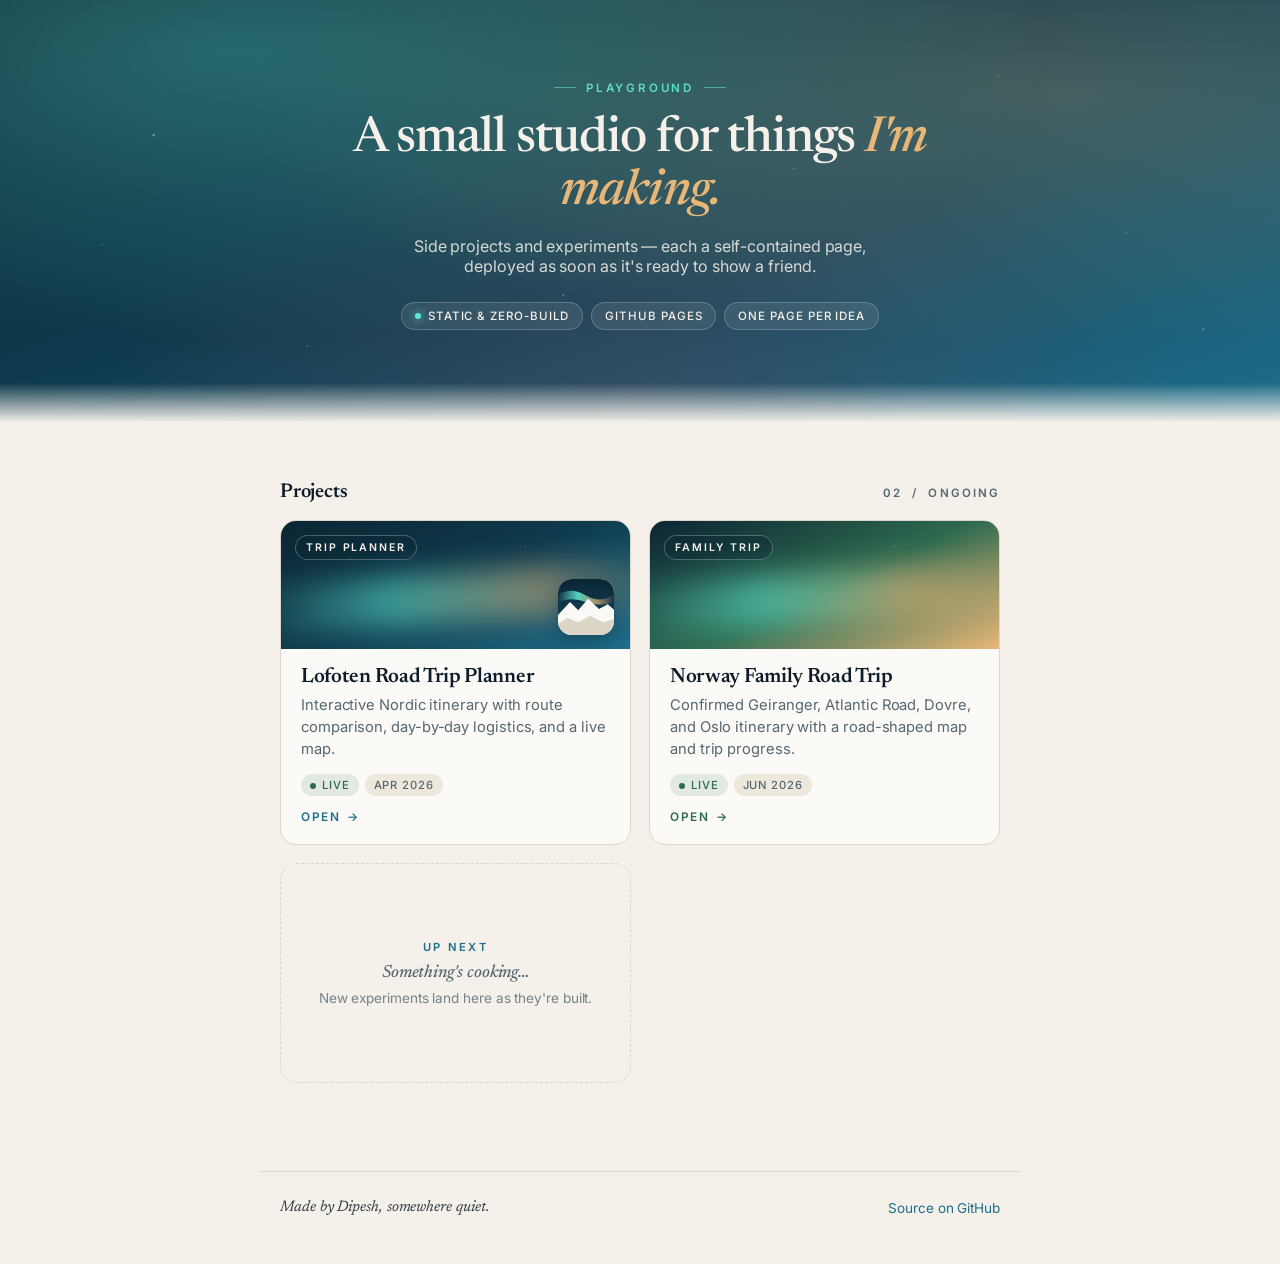
<file: index.html>
<!DOCTYPE html>
<html lang="en">
<head>
<meta charset="UTF-8">
<meta name="viewport" content="width=device-width, initial-scale=1.0">
<meta name="theme-color" content="#0F3B4E">
<meta name="description" content="A small studio for side projects and experiments by Dipesh Raj Karki.">
<link rel="icon" type="image/svg+xml" href="./icon.svg">
<link rel="manifest" href="./manifest.webmanifest">
<title>Playground — a small studio for side projects</title>
<link rel="preconnect" href="https://fonts.googleapis.com">
<link rel="preconnect" href="https://fonts.gstatic.com" crossorigin>
<link href="https://fonts.googleapis.com/css2?family=Newsreader:ital,wght@0,400;0,500;0,600;0,700;1,400;1,500;1,600&family=Inter:wght@400;500;600;700&display=swap" rel="stylesheet">
<style>
  * { box-sizing: border-box; margin: 0; padding: 0; }
  :root {
    --fjord: #0F3B4E;
    --fjord-deep: #0B2533;
    --teal: #1E6F8C;
    --aurora: #5EEAD4;
    --sun: #E8B778;
    --pine: #2D6A4F;
    --amber: #B26734;
    --rorbuer: #B23A48;
    --paper: #F5F1EA;
    --snow: #FBFAF7;
    --mist: #EEE8DC;
    --border: #DDD6C8;
    --stone: #556772;
    --ink: #0D1B2A;
    --radius: 16px;
    --font-display: 'Newsreader', Georgia, serif;
    --font-body: 'Inter', -apple-system, BlinkMacSystemFont, 'Segoe UI', sans-serif;
  }
  html { scroll-behavior: smooth; }
  body {
    font-family: var(--font-body);
    background: var(--paper);
    color: var(--ink);
    min-height: 100vh;
    -webkit-font-smoothing: antialiased;
    -moz-osx-font-smoothing: grayscale;
    letter-spacing: -0.005em;
  }
  a { color: var(--teal); text-decoration: none; }

  /* ───── HERO ───── */
  .hero {
    position: relative;
    overflow: hidden;
    color: var(--paper);
    padding: 72px 20px 92px;
    text-align: center;
    background:
      radial-gradient(ellipse at 18% 12%, rgba(94, 234, 212, 0.32) 0%, transparent 55%),
      radial-gradient(ellipse at 82% 22%, rgba(232, 183, 120, 0.24) 0%, transparent 55%),
      radial-gradient(ellipse at 50% 95%, rgba(178, 58, 72, 0.18) 0%, transparent 60%),
      linear-gradient(160deg, var(--fjord-deep) 0%, var(--fjord) 45%, var(--teal) 100%);
  }
  .hero::before {
    content: '';
    position: absolute; inset: 0;
    background-image:
      radial-gradient(1.6px 1.6px at 12% 32%, rgba(255,255,255,0.7), transparent),
      radial-gradient(1px   1px   at 78% 18%, rgba(255,255,255,0.55), transparent),
      radial-gradient(1.4px 1.4px at 44% 70%, rgba(255,255,255,0.45), transparent),
      radial-gradient(1px   1px   at 88% 55%, rgba(255,255,255,0.55), transparent),
      radial-gradient(1px   1px   at 24% 82%, rgba(255,255,255,0.5),  transparent),
      radial-gradient(1.2px 1.2px at 62% 40%, rgba(255,255,255,0.5),  transparent),
      radial-gradient(1px   1px   at 8%  58%, rgba(255,255,255,0.45), transparent),
      radial-gradient(1.4px 1.4px at 94% 78%, rgba(255,255,255,0.5),  transparent);
    opacity: 0.9;
    pointer-events: none;
  }
  .hero::after {
    content: '';
    position: absolute; left: 0; right: 0; bottom: -1px; height: 40px;
    background: linear-gradient(to bottom, transparent, var(--paper));
    pointer-events: none;
  }
  .hero-inner { position: relative; max-width: 680px; margin: 0 auto; }
  .hero-kicker {
    display: inline-flex; align-items: center; gap: 10px;
    font-size: 0.72rem; font-weight: 600;
    letter-spacing: 0.24em; text-transform: uppercase;
    color: var(--aurora); opacity: 0.92;
    margin-bottom: 18px;
  }
  .hero-kicker::before, .hero-kicker::after {
    content: ''; width: 22px; height: 1px;
    background: currentColor; opacity: 0.6;
  }
  .hero h1 {
    font-family: var(--font-display);
    font-weight: 500;
    font-size: clamp(2rem, 6.2vw, 3.1rem);
    line-height: 1.08;
    letter-spacing: -0.02em;
  }
  .hero h1 em {
    font-style: italic;
    color: var(--sun);
    font-weight: 500;
  }
  .hero p.tagline {
    margin-top: 16px;
    font-size: 1rem;
    opacity: 0.85;
    max-width: 480px;
    margin-left: auto; margin-right: auto;
  }
  .hero-badges {
    display: flex; justify-content: center; gap: 8px;
    margin-top: 26px; flex-wrap: wrap;
  }
  .badge {
    font-size: 0.72rem; font-weight: 500;
    letter-spacing: 0.08em; text-transform: uppercase;
    padding: 6px 13px; border-radius: 999px;
    background: rgba(245, 241, 234, 0.09);
    border: 1px solid rgba(245, 241, 234, 0.22);
    color: var(--paper);
    backdrop-filter: blur(2px);
  }
  .badge .dot {
    display: inline-block; width: 6px; height: 6px;
    border-radius: 50%; background: var(--aurora);
    margin-right: 7px; vertical-align: middle;
    box-shadow: 0 0 8px var(--aurora);
  }

  /* ───── GALLERY ───── */
  main { max-width: 760px; margin: 0 auto; padding: 12px 20px 48px; }
  .section-head {
    display: flex; align-items: baseline; justify-content: space-between;
    margin: 48px 0 18px;
  }
  .section-head h2 {
    font-family: var(--font-display);
    font-size: 1.25rem; font-weight: 600;
    letter-spacing: -0.01em;
  }
  .section-head .count {
    font-size: 0.72rem; font-weight: 600;
    letter-spacing: 0.18em; text-transform: uppercase;
    color: var(--stone);
  }

  .gallery {
    display: grid; gap: 18px;
    grid-template-columns: 1fr;
  }
  @media (min-width: 640px) {
    .gallery { grid-template-columns: 1fr 1fr; }
  }

  .card {
    position: relative;
    display: flex; flex-direction: column;
    background: var(--snow);
    border: 1px solid var(--border);
    border-radius: var(--radius);
    overflow: hidden;
    text-decoration: none;
    color: inherit;
    transition: transform 0.18s ease, box-shadow 0.18s ease, border-color 0.18s ease;
  }
  .card:hover, .card:focus-visible {
    transform: translateY(-3px);
    box-shadow: 0 14px 36px rgba(15, 59, 78, 0.12);
    border-color: var(--accent, var(--teal));
    outline: none;
  }
  .card-visual {
    position: relative;
    height: 128px;
    background: var(--accent-bg, linear-gradient(135deg, #0F3B4E 0%, #1E6F8C 100%));
    overflow: hidden;
  }
  .card-visual::before {
    content: '';
    position: absolute; inset: 0;
    background-image:
      radial-gradient(1.4px 1.4px at 20% 30%, rgba(255,255,255,0.55), transparent),
      radial-gradient(1px 1px at 70% 20%, rgba(255,255,255,0.45), transparent),
      radial-gradient(1.2px 1.2px at 85% 60%, rgba(255,255,255,0.5), transparent),
      radial-gradient(1px 1px at 35% 75%, rgba(255,255,255,0.4), transparent);
    opacity: 0.85;
  }
  .card-visual .aurora {
    position: absolute; left: -10%; right: -10%; top: 40%; height: 40%;
    background: linear-gradient(90deg,
      transparent 0%,
      rgba(94, 234, 212, 0.55) 35%,
      rgba(232, 183, 120, 0.5) 70%,
      transparent 100%);
    filter: blur(14px);
    transform: rotate(-4deg);
  }
  .card-visual .emblem {
    position: absolute; right: 16px; bottom: 14px;
    width: 56px; height: 56px;
    border-radius: 14px;
    background: rgba(251, 250, 247, 0.96);
    box-shadow: 0 6px 16px rgba(11, 37, 51, 0.35);
    display: grid; place-items: center;
    overflow: hidden;
  }
  .card-visual .emblem img { width: 100%; height: 100%; display: block; }
  .card-visual .pill {
    position: absolute; left: 14px; top: 14px;
    font-size: 0.66rem; font-weight: 600;
    letter-spacing: 0.18em; text-transform: uppercase;
    color: var(--paper);
    padding: 5px 10px;
    border-radius: 999px;
    background: rgba(11, 37, 51, 0.38);
    border: 1px solid rgba(245, 241, 234, 0.28);
    backdrop-filter: blur(2px);
  }

  .card-body { padding: 18px 20px 20px; flex: 1; display: flex; flex-direction: column; }
  .card-body h3 {
    font-family: var(--font-display);
    font-size: 1.3rem; font-weight: 600;
    letter-spacing: -0.015em;
    margin-bottom: 6px;
  }
  .card-body p { color: var(--stone); font-size: 0.92rem; line-height: 1.5; }
  .card-meta {
    margin-top: 14px;
    display: flex; gap: 6px; flex-wrap: wrap;
    font-size: 0.7rem; font-weight: 500;
    letter-spacing: 0.08em; text-transform: uppercase;
  }
  .card-meta span {
    padding: 4px 9px;
    border-radius: 999px;
    background: var(--mist);
    color: var(--stone);
  }
  .card-meta .status-live {
    background: rgba(45, 106, 79, 0.12);
    color: var(--pine);
  }
  .card-meta .status-live::before {
    content: ''; display: inline-block;
    width: 6px; height: 6px; border-radius: 50%;
    background: var(--pine); margin-right: 6px;
    vertical-align: middle;
  }
  .card-open {
    margin-top: 14px;
    font-size: 0.74rem; font-weight: 600;
    letter-spacing: 0.14em; text-transform: uppercase;
    color: var(--accent, var(--teal));
    display: inline-flex; align-items: center; gap: 6px;
  }
  .card-open .arrow { transition: transform 0.18s ease; }
  .card:hover .card-open .arrow { transform: translateX(4px); }

  /* Per-card accent: Lofoten */
  .card--lofoten {
    --accent: var(--teal);
    --accent-bg: linear-gradient(155deg, #0B2533 0%, #0F3B4E 50%, #1E6F8C 100%);
  }

  .card--norway {
    --accent: var(--pine);
    --accent-bg: linear-gradient(155deg, #0B2533 0%, #2D6A4F 52%, #E8B778 100%);
  }

  /* Coming-soon placeholder */
  .card--soon {
    background: transparent;
    border: 1.5px dashed var(--border);
    padding: 28px 22px;
    justify-content: center;
    min-height: 220px;
    text-align: center;
  }
  .card--soon:hover { transform: none; box-shadow: none; border-color: var(--teal); }
  .card--soon .soon-kicker {
    font-size: 0.7rem; font-weight: 600;
    letter-spacing: 0.2em; text-transform: uppercase;
    color: var(--teal); margin-bottom: 10px;
  }
  .card--soon h3 {
    font-family: var(--font-display);
    font-style: italic; font-weight: 500;
    font-size: 1.1rem;
    color: var(--stone);
    margin-bottom: 8px;
  }
  .card--soon p { font-size: 0.85rem; color: var(--stone); opacity: 0.8; }

  /* ───── FOOTER ───── */
  footer {
    max-width: 760px; margin: 40px auto 0;
    padding: 28px 20px 48px;
    border-top: 1px solid var(--border);
    display: flex; justify-content: space-between; align-items: center;
    gap: 20px; flex-wrap: wrap;
    font-size: 0.85rem; color: var(--stone);
  }
  footer .sig {
    font-family: var(--font-display);
    font-style: italic;
    font-size: 0.95rem;
    color: var(--ink);
    opacity: 0.85;
  }
  footer a {
    color: var(--teal);
    border-bottom: 1px solid transparent;
    transition: border-color 0.15s;
  }
  footer a:hover { border-bottom-color: var(--teal); }
</style>
</head>
<body>

<header class="hero">
  <div class="hero-inner">
    <div class="hero-kicker">Playground</div>
    <h1>A small studio for things <em>I'm making.</em></h1>
    <p class="tagline">Side projects and experiments — each a self-contained page, deployed as soon as it's ready to show a friend.</p>
    <div class="hero-badges">
      <span class="badge"><span class="dot"></span>Static &amp; zero-build</span>
      <span class="badge">GitHub Pages</span>
      <span class="badge">One page per idea</span>
    </div>
  </div>
</header>

<main>
  <div class="section-head">
    <h2>Projects</h2>
    <span class="count">02 &nbsp;/&nbsp; ongoing</span>
  </div>

  <div class="gallery">

    <a class="card card--lofoten" href="./lofoten/">
      <div class="card-visual">
        <span class="pill">Trip planner</span>
        <div class="aurora"></div>
        <div class="emblem"><img src="./lofoten/icon.svg" alt=""></div>
      </div>
      <div class="card-body">
        <h3>Lofoten Road Trip Planner</h3>
        <p>Interactive Nordic itinerary with route comparison, day-by-day logistics, and a live map.</p>
        <div class="card-meta">
          <span class="status-live">Live</span>
          <span>Apr 2026</span>
        </div>
        <span class="card-open">Open <span class="arrow">→</span></span>
      </div>
    </a>

    <a class="card card--norway" href="./norway-family-roadtrip/">
      <div class="card-visual">
        <span class="pill">Family trip</span>
        <div class="aurora"></div>
      </div>
      <div class="card-body">
        <h3>Norway Family Road Trip</h3>
        <p>Confirmed Geiranger, Atlantic Road, Dovre, and Oslo itinerary with a road-shaped map and trip progress.</p>
        <div class="card-meta">
          <span class="status-live">Live</span>
          <span>Jun 2026</span>
        </div>
        <span class="card-open">Open <span class="arrow">&rarr;</span></span>
      </div>
    </a>

    <div class="card card--soon" aria-hidden="true">
      <div class="soon-kicker">Up next</div>
      <h3>Something's cooking…</h3>
      <p>New experiments land here as they're built.</p>
    </div>

  </div>
</main>

<footer>
  <span class="sig">Made by Dipesh, somewhere quiet.</span>
  <span><a href="https://github.com/dipeshrajkarki/playground">Source on GitHub</a></span>
</footer>

</body>
</html>
</file>
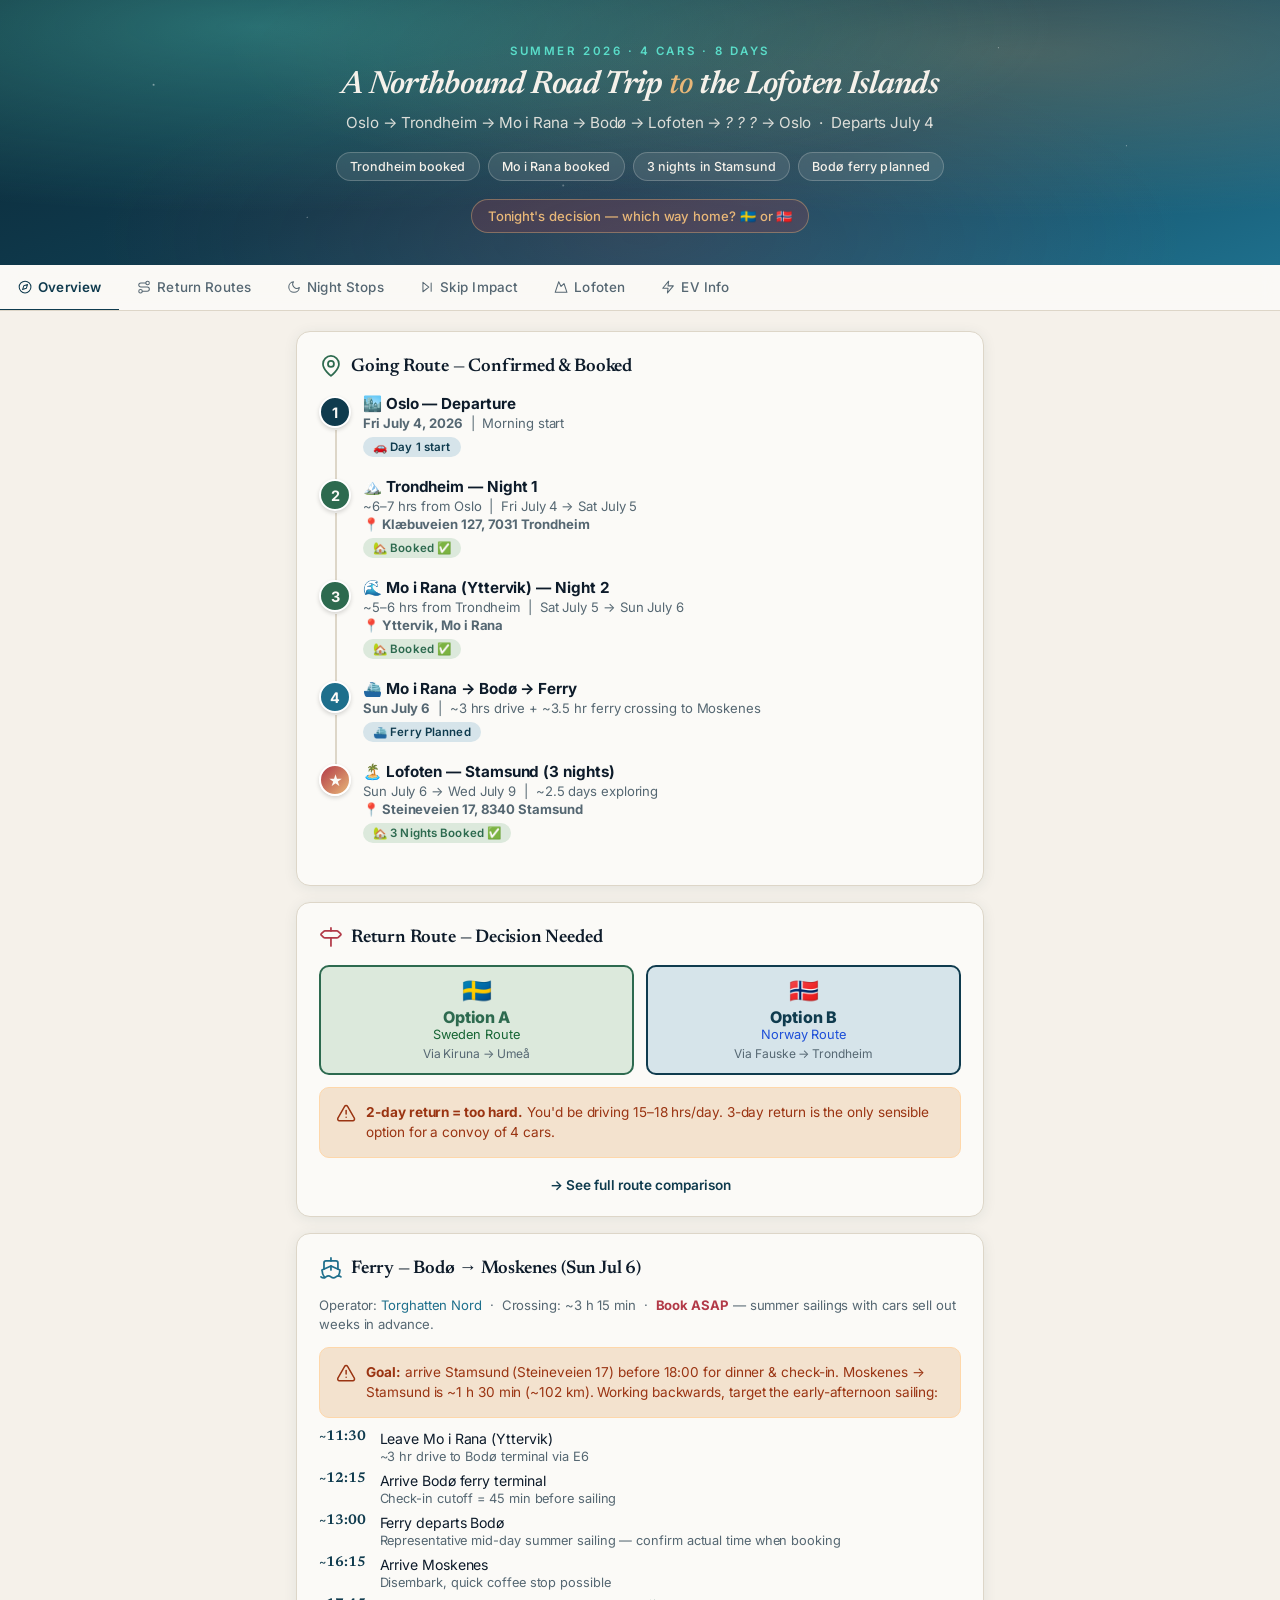
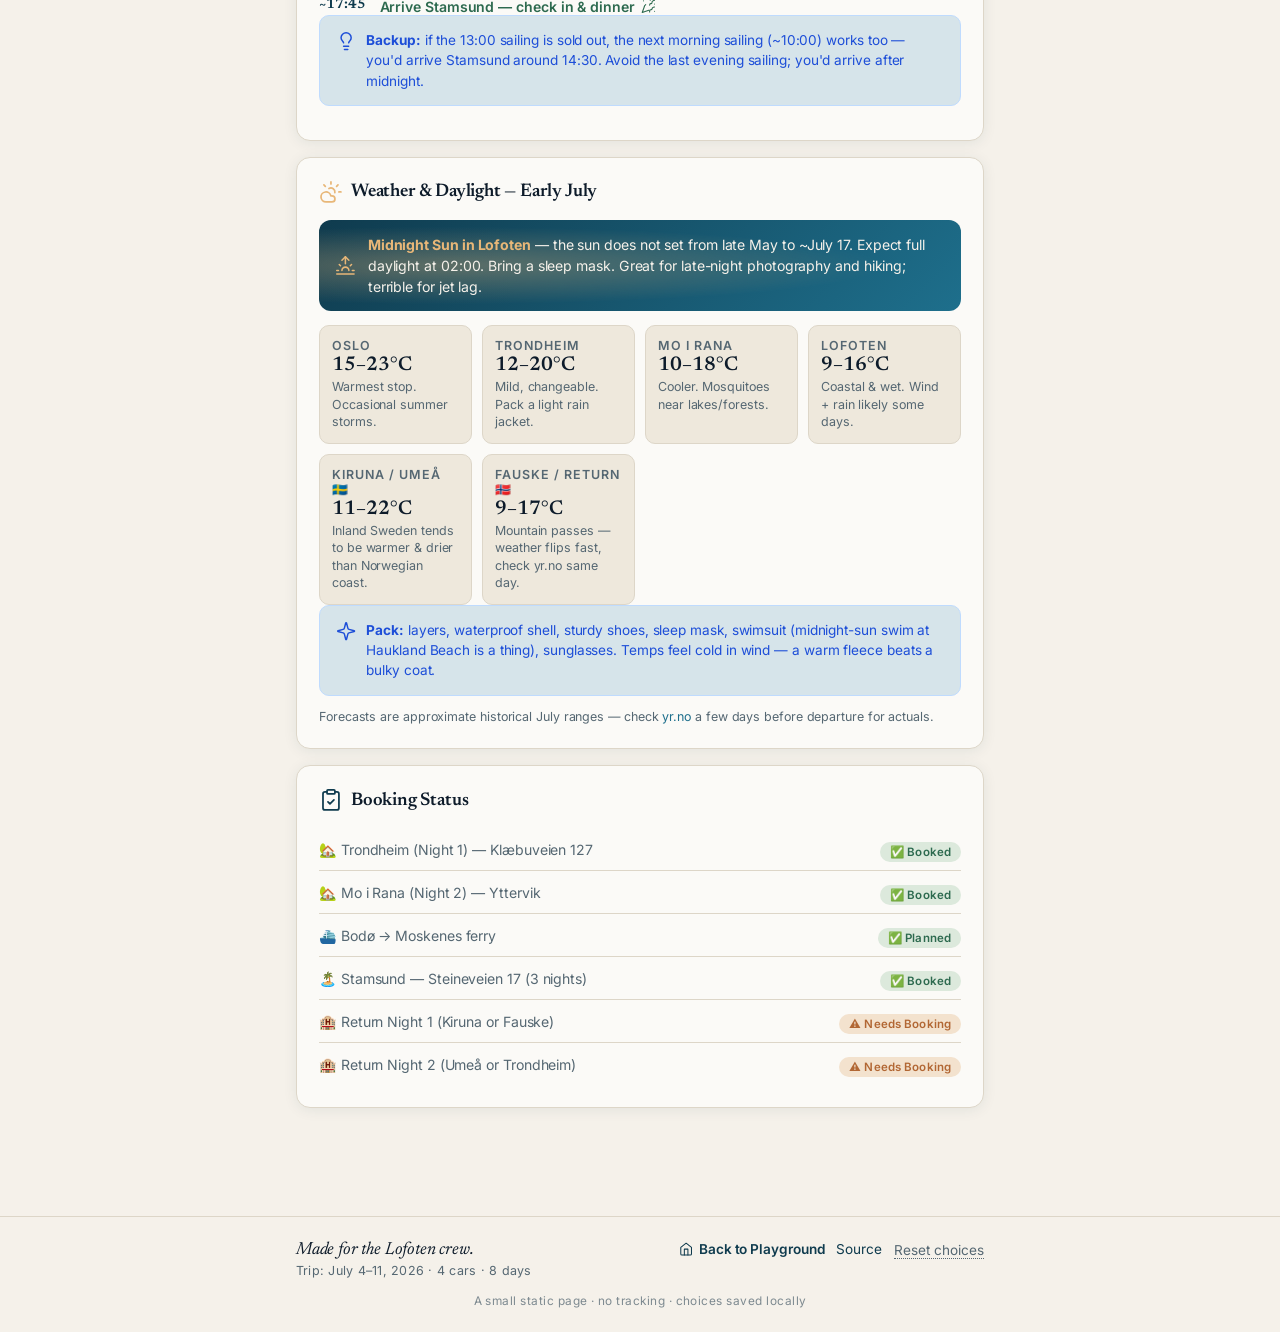
<file: lofoten/index.html>
<!DOCTYPE html>
<html lang="en">
<head>
<meta charset="UTF-8">
<meta name="viewport" content="width=device-width, initial-scale=1.0">
<meta name="theme-color" content="#0F3B4E">
<meta name="mobile-web-app-capable" content="yes">
<link rel="icon" type="image/svg+xml" href="./icon.svg">
<link rel="manifest" href="./manifest.webmanifest">
<title>Lofoten Road Trip Planner</title>
<link rel="preconnect" href="https://fonts.googleapis.com">
<link rel="preconnect" href="https://fonts.gstatic.com" crossorigin>
<link href="https://fonts.googleapis.com/css2?family=Newsreader:ital,wght@0,400;0,500;0,600;0,700;1,400&family=Inter:wght@400;500;600;700;800&display=swap" rel="stylesheet">
<link rel="stylesheet" href="https://api.mapbox.com/mapbox-gl-js/v3.7.0/mapbox-gl.css">
<script src="https://api.mapbox.com/mapbox-gl-js/v3.7.0/mapbox-gl.js" defer></script>
<style>
  * { box-sizing: border-box; margin: 0; padding: 0; }
  :root {
    /* === Nordic Fjord palette — mapped onto legacy variable names === */
    /* "blue" = fjord deep teal (primary, Norway route, links, day nums) */
    --blue: #0F3B4E;
    --blue-light: #D6E4EA;
    /* "green" = pine forest (booked/success, Sweden route) */
    --green: #2D6A4F;
    --green-light: #DCE9DC;
    /* "orange" = weathered amber (needs-booking, warnings) */
    --orange: #B26734;
    --orange-light: #F3E2CE;
    /* "purple" = aurora teal (Lofoten star, optional) */
    --purple: #1E6F8C;
    --purple-light: #D6E9EF;
    /* "red" = rorbuer red — iconic Lofoten fishing-cabin red (danger) */
    --red: #B23A48;
    --red-light: #F1D8DB;
    --gray: #556772;          /* stone */
    --gray-light: #EEE8DC;    /* mist / warm cream */
    --dark: #0D1B2A;          /* midnight */
    --white: #FBFAF7;         /* snow (warm, not stark) */
    --border: #DDD6C8;        /* soft mist border */
    --shadow: 0 2px 14px rgba(15, 59, 78, 0.08);
    --shadow-lg: 0 10px 30px rgba(15, 59, 78, 0.12);
    --radius: 14px;

    /* Extra Nordic tokens for new accents */
    --aurora-mint: #5EEAD4;
    --midnight-sun: #E8B778;
    --arctic-paper: #F5F1EA;

    /* Darker sibling tones used inline — promoted to tokens */
    --green-ink: #166534;
    --blue-ink:  #1d4ed8;
    --orange-ink:#9a3412;

    /* Spacing scale */
    --space-1: 4px;
    --space-2: 8px;
    --space-3: 12px;
    --space-4: 16px;
    --space-5: 20px;
    --space-6: 24px;
    --space-7: 32px;

    /* Radius scale */
    --radius-sm: 8px;
    --radius-md: 10px;
    --radius-lg: 12px;
    --radius-xl: 14px;
    --radius-pill: 999px;

    /* Motion */
    --ease: 0.2s ease;
    --ease-slow: 0.3s ease;

    /* Typography */
    --font-display: 'Newsreader', Georgia, 'Times New Roman', serif;
    --font-body: 'Inter', -apple-system, BlinkMacSystemFont, 'Segoe UI', sans-serif;
  }
  body {
    font-family: var(--font-body);
    background: var(--arctic-paper);
    color: var(--dark);
    min-height: 100vh;
    -webkit-font-smoothing: antialiased;
    -moz-osx-font-smoothing: grayscale;
    letter-spacing: -0.005em;
  }
  h1, h2, h3, .card-title, .route-card h3, .verdict-banner h3 {
    font-family: var(--font-display);
    letter-spacing: -0.015em;
  }
  a { color: var(--purple); text-decoration: none; border-bottom: 1px solid transparent; transition: border-color 0.15s; }
  a:hover { border-bottom-color: var(--purple); }
  a:focus-visible { outline: 2px solid var(--purple); outline-offset: 2px; border-radius: 2px; }

  /* HEADER — Aurora over Fjord */
  .hero {
    background:
      radial-gradient(ellipse at 20% 10%, rgba(94, 234, 212, 0.35) 0%, transparent 55%),
      radial-gradient(ellipse at 80% 20%, rgba(232, 183, 120, 0.25) 0%, transparent 55%),
      radial-gradient(ellipse at 50% 90%, rgba(178, 58, 72, 0.18) 0%, transparent 60%),
      linear-gradient(160deg, #0B2533 0%, #0F3B4E 45%, #1E6F8C 100%);
    color: #F5F1EA;
    padding: 44px 20px 32px;
    text-align: center;
    position: relative;
    overflow: hidden;
  }
  .hero::before {
    content: '';
    position: absolute;
    inset: 0;
    background-image:
      radial-gradient(1.5px 1.5px at 12% 32%, rgba(255,255,255,0.6), transparent),
      radial-gradient(1px 1px at 78% 18%, rgba(255,255,255,0.5), transparent),
      radial-gradient(1.5px 1.5px at 44% 70%, rgba(255,255,255,0.4), transparent),
      radial-gradient(1px 1px at 88% 55%, rgba(255,255,255,0.5), transparent),
      radial-gradient(1px 1px at 24% 82%, rgba(255,255,255,0.5), transparent);
    pointer-events: none;
    opacity: 0.9;
  }
  .hero-kicker {
    font-family: var(--font-body);
    font-size: 0.72rem;
    font-weight: 600;
    letter-spacing: 0.22em;
    text-transform: uppercase;
    color: var(--aurora-mint);
    margin-bottom: 10px;
    opacity: 0.9;
  }
  .hero h1 {
    font-size: 2rem;
    font-weight: 600;
    letter-spacing: -0.02em;
    line-height: 1.1;
    font-style: italic;
  }
  .hero h1 .amp { font-style: italic; color: var(--midnight-sun); font-weight: 500; }
  .hero p { opacity: 0.88; margin-top: 10px; font-size: 0.95rem; font-weight: 400; }
  .hero-badges { display: flex; gap: 8px; justify-content: center; margin-top: 20px; flex-wrap: wrap; }
  .badge {
    background: rgba(245, 241, 234, 0.1);
    border: 1px solid rgba(245, 241, 234, 0.22);
    padding: 6px 13px;
    border-radius: 999px;
    font-size: 0.78rem;
    font-weight: 500;
    letter-spacing: 0.01em;
    backdrop-filter: blur(6px);
  }
  .hero-decision {
    display: inline-block;
    margin-top: 18px;
    padding: 8px 16px;
    background: rgba(178, 58, 72, 0.22);
    border: 1px solid rgba(232, 183, 120, 0.4);
    border-radius: 999px;
    font-size: 0.82rem;
    font-weight: 500;
    color: var(--midnight-sun);
  }

  /* NAV TABS */
  .tabs {
    display: flex;
    overflow-x: auto;
    background: rgba(251, 250, 247, 0.88);
    backdrop-filter: saturate(140%) blur(10px);
    -webkit-backdrop-filter: saturate(140%) blur(10px);
    border-bottom: 1px solid var(--border);
    position: sticky;
    top: 0;
    z-index: 100;
    scrollbar-width: none;
  }
  .tabs::-webkit-scrollbar { display: none; }
  .tab {
    flex: none;
    padding: 14px 18px;
    font-family: var(--font-body);
    font-size: 0.84rem;
    font-weight: 500;
    color: var(--gray);
    cursor: pointer;
    background: transparent;
    border: none;
    border-bottom: 2px solid transparent;
    margin-bottom: -1px;
    white-space: nowrap;
    transition: color 0.2s, border-color 0.2s, background 0.2s;
    letter-spacing: 0.01em;
    display: inline-flex;
    align-items: center;
  }
  .tab.active {
    color: var(--blue);
    border-bottom-color: var(--blue);
    font-weight: 600;
  }
  .tab:hover:not(.active) { color: var(--dark); background: rgba(221, 214, 200, 0.3); }
  .tab:focus-visible { outline: 2px solid var(--purple); outline-offset: -4px; border-radius: 4px; }

  /* CONTENT */
  .content { max-width: 720px; margin: 0 auto; padding: 20px 16px 60px; }
  .section { display: none; }
  .section.active { display: block; }

  /* CARDS */
  .card {
    background: var(--white);
    border-radius: var(--radius);
    box-shadow: var(--shadow);
    padding: 22px;
    margin-bottom: 16px;
    border: 1px solid var(--border);
  }
  .card-title {
    font-size: 1.15rem;
    font-weight: 600;
    margin-bottom: 16px;
    display: flex;
    align-items: center;
    gap: 8px;
    color: var(--dark);
    letter-spacing: -0.01em;
  }

  /* STOP MARKERS */
  .stops-list { display: flex; flex-direction: column; gap: 0; }
  .stop-item {
    display: flex;
    align-items: flex-start;
    gap: 12px;
    position: relative;
  }
  .stop-item:not(:last-child)::after {
    content: '';
    position: absolute;
    left: 16px;
    top: 36px;
    bottom: -8px;
    width: 2px;
    background: var(--border);
    z-index: 0;
  }
  .stop-dot {
    width: 32px;
    height: 32px;
    border-radius: 50%;
    display: flex;
    align-items: center;
    justify-content: center;
    font-size: 0.9rem;
    flex-shrink: 0;
    font-weight: 700;
    z-index: 1;
    margin-top: 2px;
    border: 2px solid white;
    box-shadow: 0 2px 4px rgba(0,0,0,0.15);
    color: var(--white);
  }
  .stop-dot--oslo    { background: var(--blue); }
  .stop-dot--booked  { background: var(--green); }
  .stop-dot--ferry   { background: var(--purple); }
  .stop-dot--star    { background: linear-gradient(135deg, var(--red) 0%, var(--midnight-sun) 100%); }
  .stop-detail--addr { margin-top: var(--space-1); }
  .stop-info { padding-bottom: 20px; flex: 1; }
  .stop-name { font-weight: 700; font-size: 0.95rem; }
  .stop-detail { font-size: 0.82rem; color: var(--gray); margin-top: 2px; }
  .stop-tag {
    display: inline-block;
    font-size: 0.72rem;
    padding: 3px 10px;
    border-radius: 999px;
    font-weight: 600;
    margin-top: 6px;
    letter-spacing: 0.01em;
    font-family: var(--font-body);
  }

  /* BOOKING STATUS */
  .booked { background: var(--green-light); color: var(--green); }
  .needs-booking { background: var(--orange-light); color: var(--orange); }
  .optional { background: var(--purple-light); color: var(--purple); }
  .info-tag { background: var(--blue-light); color: var(--blue); }

  /* ROUTE COMPARISON */
  .route-grid { display: grid; grid-template-columns: 1fr 1fr; gap: var(--space-3); }
  @media (max-width: 720px) { .route-grid { grid-template-columns: 1fr; } }
  .route-card {
    border-radius: var(--radius);
    padding: 16px;
    border: 2px solid transparent;
    cursor: pointer;
    transition: all 0.2s;
  }
  .route-card.sweden { background: var(--green-light); border-color: var(--green); }
  .route-card.norway { background: var(--blue-light); border-color: var(--blue); }
  .route-card h3 { font-size: 1.3rem; font-weight: 600; margin-bottom: 4px; font-style: italic; letter-spacing: -0.02em; }
  .route-card .subtitle { font-size: 0.76rem; opacity: 0.75; margin-bottom: 14px; font-family: var(--font-body); text-transform: uppercase; letter-spacing: 0.08em; font-weight: 600; }
  .stat-row { display: flex; justify-content: space-between; align-items: center; margin-bottom: 6px; }
  .stat-label { font-size: 0.8rem; color: var(--gray); }
  .stat-value { font-size: 0.85rem; font-weight: 700; }
  .pros-cons { margin-top: var(--space-3); }
  .pro, .con {
    font-size: 0.8rem;
    display: flex;
    align-items: flex-start;
    gap: 6px;
    margin-bottom: var(--space-1);
    line-height: 1.4;
  }
  .pros-cons .pro { color: var(--green); }
  .pros-cons .con { color: var(--gray); }
  .stat-value--good { color: var(--green); }
  .stat-value--warn { color: var(--orange); }

  /* RETURN OPTION CHOICE (Overview tab) */
  .return-choice {
    display: flex;
    gap: var(--space-3);
    flex-wrap: wrap;
    margin-bottom: var(--space-3);
  }
  .return-option {
    flex: 1;
    min-width: 140px;
    border-radius: var(--radius-md);
    padding: var(--space-3);
    text-align: center;
    border: 2px solid transparent;
  }
  .return-option.sweden { background: var(--green-light); border-color: var(--green); }
  .return-option.norway { background: var(--blue-light);  border-color: var(--blue);  }
  .return-flag { font-size: 1.5rem; line-height: 1; }
  .return-label { font-weight: 800; margin-top: var(--space-1); }
  .return-option.sweden .return-label { color: var(--green); }
  .return-option.norway .return-label { color: var(--blue);  }
  .return-name { font-size: 0.8rem; }
  .return-option.sweden .return-name { color: var(--green-ink); }
  .return-option.norway .return-name { color: var(--blue-ink);  }
  .return-via { font-size: 0.75rem; margin-top: var(--space-1); color: var(--gray); }
  .return-jump {
    text-align: center;
    padding-top: var(--space-1);
  }
  .return-jump button {
    background: none;
    border: none;
    padding: 0;
    font: inherit;
    font-size: 0.85rem;
    color: var(--blue);
    cursor: pointer;
    font-weight: 600;
  }
  .return-jump button:hover { text-decoration: underline; }
  .verdict-banner {
    background:
      radial-gradient(ellipse at 20% 0%, rgba(94, 234, 212, 0.25) 0%, transparent 60%),
      linear-gradient(135deg, #1B4F3F 0%, #2D6A4F 100%);
    color: #F5F1EA;
    border-radius: var(--radius);
    padding: 20px;
    text-align: center;
    margin-bottom: 18px;
    border: 1px solid rgba(245, 241, 234, 0.12);
    box-shadow: var(--shadow-lg);
  }
  .verdict-banner h3 { font-size: 1.2rem; font-weight: 600; font-style: italic; letter-spacing: -0.01em; }
  .verdict-banner p { font-size: 0.85rem; opacity: 0.9; margin-top: 6px; font-family: var(--font-body); }

  /* DAY PLANNER */
  .days-toggle {
    display: flex;
    background: var(--gray-light);
    border-radius: 10px;
    padding: 4px;
    margin-bottom: 16px;
    gap: 4px;
  }
  .day-btn {
    flex: 1;
    padding: 10px;
    border-radius: 8px;
    border: none;
    background: transparent;
    font-size: 0.85rem;
    font-weight: 600;
    color: var(--gray);
    cursor: pointer;
    transition: all 0.2s;
  }
  .day-btn.active {
    background: var(--white);
    color: var(--blue);
    box-shadow: var(--shadow);
  }
  .day-btn:focus-visible { outline: 2px solid var(--purple); outline-offset: 2px; }
  .day-plan { display: none; }
  .day-plan.active { display: block; }
  .day-row {
    display: flex;
    gap: 12px;
    align-items: flex-start;
    padding: 14px 0;
    border-bottom: 1px solid var(--border);
  }
  .day-row:last-child { border-bottom: none; }
  .day-num {
    background: var(--blue);
    color: var(--white);
    width: 38px;
    height: 38px;
    border-radius: var(--radius-md);
    display: flex;
    align-items: center;
    justify-content: center;
    font-family: var(--font-display);
    font-weight: 600;
    font-size: 1rem;
    flex-shrink: 0;
    box-shadow: 0 2px 6px rgba(15, 59, 78, 0.2);
  }
  .day-num--red    { background: var(--red); }
  .day-num--blue   { background: var(--blue); }
  .day-num--purple { background: var(--purple); }
  .day-stops--section { margin-top: var(--space-2); }
  .day-stops + .day-stops { margin-top: var(--space-1); }
  .day-stops a { color: var(--blue); }
  .day-stops .stop-tag.needs-booking { margin: 0; font-size: 0.7rem; padding: 2px 8px; }
  .overnight--home {
    background: var(--green-light);
    color: var(--green);
  }
  .day-content { flex: 1; }
  .day-route { font-weight: 700; font-size: 0.95rem; }
  .day-hours {
    display: inline-block;
    background: var(--orange-light);
    color: var(--orange);
    font-size: 0.78rem;
    font-weight: 700;
    padding: 2px 8px;
    border-radius: 6px;
    margin: 4px 0;
  }
  .day-stops { font-size: 0.82rem; color: var(--gray); margin-top: 2px; }
  .overnight {
    display: inline-flex;
    align-items: center;
    gap: 4px;
    background: var(--purple-light);
    color: var(--purple);
    font-size: 0.78rem;
    font-weight: 600;
    padding: 3px 10px;
    border-radius: 6px;
    margin-top: 6px;
  }
  .warning-box {
    background: var(--red-light);
    border: 1px solid #fca5a5;
    border-radius: 10px;
    padding: 12px 16px;
    font-size: 0.85rem;
    color: var(--red);
    font-weight: 600;
    margin-bottom: 12px;
  }

  /* SKIP IMPACT */
  .skip-selector {
    display: flex;
    flex-wrap: wrap;
    gap: 8px;
    margin-bottom: 20px;
  }
  .skip-btn {
    padding: 8px 14px;
    border-radius: 999px;
    border: 1px solid var(--border);
    background: var(--white);
    font-family: var(--font-body);
    font-size: 0.82rem;
    font-weight: 500;
    cursor: pointer;
    transition: background 0.2s, border-color 0.2s, color 0.2s;
    color: var(--dark);
  }
  .skip-btn:hover { border-color: var(--blue); color: var(--blue); }
  .skip-btn.selected {
    background: var(--red-light);
    border-color: var(--red);
    color: var(--red);
    font-weight: 600;
  }
  .skip-btn:focus-visible { outline: 2px solid var(--purple); outline-offset: 2px; }
  .impact-card {
    border-radius: var(--radius);
    padding: 16px;
    border: 1px solid var(--border);
    background: var(--gray-light);
  }
  .impact-row {
    display: flex;
    justify-content: space-between;
    align-items: center;
    padding: 8px 0;
    border-bottom: 1px solid var(--border);
    font-size: 0.88rem;
  }
  .impact-row:last-child { border-bottom: none; }
  .impact-label { color: var(--gray); }
  .impact-val { font-weight: 700; }
  .impact-good { color: var(--green); }
  .impact-bad { color: var(--red); }
  .impact-neutral { color: var(--blue); }
  .no-skip-msg {
    text-align: center;
    color: var(--gray);
    padding: 30px;
    font-size: 0.9rem;
  }
  .skip-impact-head {
    font-weight: 700;
    margin-bottom: var(--space-3);
    font-size: 0.9rem;
  }

  /* LOFOTEN HIGHLIGHTS */
  .highlight-grid {
    display: grid;
    grid-template-columns: 1fr 1fr;
    gap: var(--space-3);
    --accent: var(--border);
    --accent-tint: var(--mist);
    --accent-ink: var(--gray);
  }
  @media (max-width: 520px) { .highlight-grid { grid-template-columns: 1fr; } }
  .highlight-grid--sweden  { --accent: var(--green);        --accent-tint: var(--green-light);  --accent-ink: var(--green-ink); }
  .highlight-grid--norway  { --accent: var(--red);          --accent-tint: var(--red-light);    --accent-ink: #7a1f2a; }
  .highlight-grid--lofoten { --accent: var(--midnight-sun); --accent-tint: var(--orange-light); --accent-ink: var(--orange-ink); }

  .highlight-card {
    position: relative;
    border-radius: var(--radius-lg);
    padding: var(--space-4) var(--space-4) var(--space-4) var(--space-5);
    border: 1px solid var(--border);
    background: var(--white);
    overflow: hidden;
    transition: transform var(--ease), box-shadow var(--ease), border-color var(--ease);
  }
  .highlight-card::before {
    content: '';
    position: absolute;
    left: 0; top: 0; bottom: 0;
    width: 3px;
    background: var(--accent);
    transition: width var(--ease);
  }
  .highlight-card::after {
    content: '';
    position: absolute;
    inset: 0;
    background: linear-gradient(135deg, var(--accent-tint) 0%, transparent 55%);
    opacity: 0.35;
    pointer-events: none;
    transition: opacity var(--ease);
  }
  .highlight-card:hover {
    transform: translateY(-3px);
    box-shadow: 0 10px 26px rgba(15, 59, 78, 0.1);
    border-color: var(--accent);
  }
  .highlight-card:hover::before { width: 5px; }
  .highlight-card:hover::after  { opacity: 0.6; }
  .highlight-card > * { position: relative; z-index: 1; }

  .highlight-icon {
    width: 38px; height: 38px;
    border-radius: var(--radius-md);
    background: var(--accent-tint);
    display: inline-flex;
    align-items: center; justify-content: center;
    font-size: 1.25rem;
    margin-bottom: var(--space-2);
    box-shadow: inset 0 0 0 1px rgba(255,255,255,0.6);
  }
  .highlight-name {
    font-family: var(--font-display);
    font-weight: 600;
    font-size: 1.05rem;
    letter-spacing: -0.01em;
  }
  .highlight-time {
    display: inline-block;
    margin-top: 6px;
    padding: 3px 9px;
    border-radius: var(--radius-pill);
    background: var(--accent-tint);
    color: var(--accent-ink);
    font-size: 0.68rem;
    text-transform: uppercase;
    letter-spacing: 0.08em;
    font-weight: 600;
  }
  .highlight-tip {
    font-size: 0.82rem;
    color: var(--gray);
    margin-top: var(--space-2);
    line-height: 1.5;
  }

  /* INFO BOXES */
  .info-box {
    border-radius: 10px;
    padding: 14px 16px;
    font-size: 0.85rem;
    line-height: 1.5;
    margin-bottom: 12px;
    display: flex;
    gap: 10px;
    align-items: flex-start;
  }
  .info-box.blue   { background: var(--blue-light);   color: var(--blue-ink);   border: 1px solid #bfdbfe; }
  .info-box.green  { background: var(--green-light);  color: var(--green-ink);  border: 1px solid #bbf7d0; }
  .info-box.orange { background: var(--orange-light); color: var(--orange-ink); border: 1px solid #fed7aa; }
  .info-box-icon { font-size: 1.1rem; flex-shrink: 0; margin-top: 1px; display: inline-flex; }
  .info-box-icon .icon { width: 1.15em; height: 1.15em; }

  /* EV SECTION */
  .ev-grid { display: grid; grid-template-columns: 1fr 1fr; gap: var(--space-3); }
  @media (max-width: 520px) { .ev-grid { grid-template-columns: 1fr; } }
  .ev-stop {
    background: var(--green-light);
    border: 1px solid #86efac;
    border-radius: 10px;
    padding: 12px;
    font-size: 0.82rem;
  }
  .ev-stop .ev-city { font-weight: 700; font-size: 0.9rem; color: var(--green); }
  .ev-stop .ev-sub { font-size: 0.78rem; margin-top: 2px; color: var(--green-ink); font-weight: 600; }
  .ev-stop .ev-detail { color: var(--green-ink); margin-top: 2px; }

  /* FOOTER */
  .page-footer {
    margin-top: var(--space-7);
    border-top: 1px solid var(--border);
    background:
      radial-gradient(ellipse at 90% 10%, rgba(94, 234, 212, 0.06) 0%, transparent 60%),
      radial-gradient(ellipse at 10% 90%, rgba(232, 183, 120, 0.05) 0%, transparent 60%),
      var(--paper);
  }
  .page-footer .footer-inner {
    max-width: 720px;
    margin: 0 auto;
    padding: var(--space-6) var(--space-4) var(--space-4);
    display: flex;
    justify-content: space-between;
    align-items: flex-start;
    gap: var(--space-5);
    flex-wrap: wrap;
  }
  .footer-sig .footer-name {
    font-family: var(--font-display);
    font-style: italic;
    font-size: 1.1rem;
    color: var(--ink);
    letter-spacing: -0.01em;
  }
  .footer-sig .footer-meta {
    font-size: 0.78rem;
    color: var(--gray);
    margin-top: 4px;
    letter-spacing: 0.02em;
  }
  .footer-links {
    display: flex;
    align-items: center;
    gap: var(--space-3);
    font-size: 0.85rem;
  }
  .footer-links a {
    color: var(--blue);
    border-bottom: 1px solid transparent;
    transition: border-color var(--ease), color var(--ease);
    padding-bottom: 1px;
  }
  .footer-links a:hover { border-bottom-color: var(--blue); }
  .footer-links .footer-back {
    display: inline-flex; align-items: center; gap: 6px;
    font-weight: 600;
  }
  .footer-links .reset-btn {
    background: none; border: none; padding: 0;
    font: inherit; color: var(--gray);
    cursor: pointer;
    border-bottom: 1px dotted var(--gray);
    transition: color var(--ease), border-color var(--ease);
  }
  .footer-links .reset-btn:hover { color: var(--red); border-color: var(--red); }
  .footer-bottom {
    max-width: 720px;
    margin: 0 auto;
    padding: 0 var(--space-4) var(--space-6);
    font-size: 0.74rem;
    color: var(--gray);
    text-align: center;
    letter-spacing: 0.04em;
    opacity: 0.75;
  }
  @media (max-width: 520px) {
    .page-footer .footer-inner { flex-direction: column; gap: var(--space-3); }
    .footer-links { flex-wrap: wrap; }
  }

  /* TABLET (mid-range — between phone and desktop) */
  @media (max-width: 768px) {
    .hero { padding: 36px 18px 28px; }
    .hero h1 { font-size: 1.7rem; }
    .trip-map { height: 520px; }
    .content { padding: 18px 14px 60px; }
    .return-choice { gap: var(--space-2); }
    .alt-actions { gap: 5px; }
    .alt-actions .alt-btn { padding: 5px 9px; font-size: 0.74rem; }
    .alt-group-head { gap: var(--space-1); }
    .alt-group-head h4 { font-size: 1rem; }
    .alt-stats { font-size: 0.7rem; }
  }

  /* MOBILE */
  @media (max-width: 480px) {
    .hero h1 { font-size: 1.4rem; }
    .hero-badges { gap: 6px; }
    .badge { font-size: 0.72rem; padding: 5px 10px; }
    .content { padding: 16px 12px 60px; }
    .card { padding: 16px; }
    .trip-map { height: 420px; }
    .schedule-table { font-size: 0.78rem; }
    .schedule-table th, .schedule-table td { padding: var(--space-2) 6px; }
    .return-option { min-width: 120px; padding: var(--space-2); }
    .return-flag { font-size: 1.3rem; }
    .ferry-timeline { grid-template-columns: auto 1fr; gap: 6px 10px; font-size: 0.82rem; }
  }

  /* ICONS */
  .icon {
    width: 1.05em;
    height: 1.05em;
    stroke-width: 1.75;
    stroke: currentColor;
    fill: none;
    stroke-linecap: round;
    stroke-linejoin: round;
    flex-shrink: 0;
    vertical-align: -0.18em;
  }
  .icon-lg { width: 1.3em; height: 1.3em; }
  .tab .icon { margin-right: 6px; }

  /* ROUTE MAP — breakout-width spread, the map is the star */
  .map-wrap { position: relative; }
  .map-wrap-inner { position: relative; }
  .map-stage {
    position: relative;
    width: calc(100vw - 32px);
    max-width: 880px;
    left: 50%;
    transform: translateX(-50%);
    margin-bottom: var(--space-5);
    background: var(--white);
    border: 1px solid var(--border);
    border-radius: var(--radius-xl);
    box-shadow: var(--shadow);
    overflow: hidden;
  }
  .going-banner {
    max-width: 720px;
    margin: 0 auto var(--space-3);
    padding: 10px 14px;
    border-radius: var(--radius-md);
    background: var(--green-light);
    color: var(--green-ink);
    font-size: 0.82rem;
    line-height: 1.45;
    border: 1px solid #bbf7d0;
    display: flex;
    align-items: center;
    gap: var(--space-2);
  }
  .going-banner .icon { color: var(--green); flex-shrink: 0; }
  .map-stage-head {
    display: flex; align-items: center; justify-content: space-between;
    gap: var(--space-3);
    padding: var(--space-4) var(--space-5);
    border-bottom: 1px solid var(--border);
    flex-wrap: wrap;
  }
  .map-stage-title {
    margin: 0;
    font-family: var(--font-display);
    font-weight: 600;
    font-size: 1.15rem;
    letter-spacing: -0.01em;
    display: inline-flex; align-items: center; gap: var(--space-2);
  }
  .map-stage-foot {
    padding: var(--space-3) var(--space-5);
    border-top: 1px solid var(--border);
    background: var(--paper);
    display: flex; flex-direction: column; gap: var(--space-2);
  }
  .map-stage .map-controls { margin: 0; }
  .map-stage .map-status { margin: 0; }
  .map-stage .map-legend { margin: 0; }
  @media (max-width: 768px) {
    .map-stage {
      width: 100%;
      left: 0;
      transform: none;
      border-radius: var(--radius-lg);
    }
    .map-stage-head, .map-stage-foot { padding: var(--space-3) var(--space-4); }
  }
  .map-controls {
    display: flex;
    flex-wrap: wrap;
    gap: 8px;
    margin-bottom: 14px;
  }
  .map-toggle {
    padding: 7px 14px;
    border-radius: 999px;
    border: 1px solid var(--border);
    background: var(--white);
    font-family: var(--font-body);
    font-size: 0.8rem;
    font-weight: 500;
    cursor: pointer;
    color: var(--dark);
    transition: background 0.2s, border-color 0.2s, color 0.2s;
  }
  .map-toggle:hover { border-color: var(--blue); color: var(--blue); }
  .map-toggle.active {
    background: var(--blue);
    color: var(--white);
    border-color: var(--blue);
    font-weight: 600;
  }
  .map-toggle:focus-visible { outline: 2px solid var(--purple); outline-offset: 2px; }
  .trip-map {
    width: 100%;
    height: 660px;
    display: block;
    border-radius: 0;       /* corners come from the .map-stage container */
    border: none;
    background: #E8EFF2;
    z-index: 0;
    position: relative;
    overflow: hidden;
  }
  .trip-map.loading {
    background:
      radial-gradient(ellipse at 30% 35%, rgba(94, 234, 212, 0.22) 0%, transparent 55%),
      radial-gradient(ellipse at 70% 65%, rgba(232, 183, 120, 0.18) 0%, transparent 55%),
      linear-gradient(135deg, #DCE7EC 0%, #E8EFF2 50%, #DCE7EC 100%);
    background-size: auto, auto, 200% 200%;
    animation: auroraPulse 1.8s ease-in-out infinite alternate;
  }
  .trip-map.loading::after {
    content: 'Drawing the roads to Lofoten…';
    position: absolute;
    top: 50%; left: 50%;
    transform: translate(-50%, -50%);
    background: var(--white);
    padding: 10px 18px;
    border-radius: var(--radius-pill);
    font-family: var(--font-display);
    font-style: italic;
    font-size: 0.9rem;
    color: var(--blue);
    box-shadow: 0 6px 22px rgba(15, 59, 78, 0.18);
    border: 1px solid var(--border);
    z-index: 2;
  }
  .map-hint {
    position: absolute;
    bottom: 12px;
    left: 50%;
    transform: translateX(-50%);
    background: rgba(15, 59, 78, 0.88);
    color: #F5F1EA;
    padding: 6px 14px;
    border-radius: 999px;
    font-size: 0.75rem;
    font-weight: 500;
    pointer-events: none;
    backdrop-filter: blur(4px);
    z-index: 400;
    transition: opacity 0.3s;
    letter-spacing: 0.02em;
  }
  .map-hint.gone { opacity: 0; }
  .map-status {
    font-size: 0.78rem;
    color: var(--gray);
    margin-top: 8px;
    min-height: 1em;
  }
  .map-status.err { color: var(--red); }

  /* Mapbox GL marker + popup styles */
  .mapboxgl-canvas { outline: none; }
  .pin-host { /* host element passed to mapboxgl.Marker — neutral wrapper */
    will-change: transform;
    cursor: pointer;
  }
  .pin {
    width: 22px;
    height: 22px;
    border-radius: 50%;
    border: 2.5px solid var(--white);
    box-shadow: 0 2px 8px rgba(13, 27, 42, 0.35);
    display: flex; align-items: center; justify-content: center;
    font-family: var(--font-display);
    font-size: 11px;
    font-weight: 700;
    color: var(--white);
    transition: transform 0.15s ease;
  }
  .pin-host:hover .pin { transform: scale(1.1); }
  .pin.lg        { width: 28px; height: 28px; font-size: 13px; }
  .pin.overnight { background: var(--green); }
  .pin.oslo      { background: var(--dark);  width: 26px; height: 26px; }
  .pin.lofoten   { background: var(--red);   width: 30px; height: 30px; }
  .pin.stopover  { background: var(--blue);  width: 18px; height: 18px; font-size: 9px; }
  .pin.must      { background: var(--midnight-sun); color: var(--dark); width: 20px; height: 20px; font-size: 14px; }
  /* Popup styling */
  .mapboxgl-popup-content {
    font-family: var(--font-body);
    font-size: 0.82rem;
    line-height: 1.45;
    padding: 12px 14px;
    border-radius: var(--radius-md);
    box-shadow: 0 6px 24px rgba(11, 37, 51, 0.18);
    border: 1px solid var(--border);
  }
  .mapboxgl-popup-close-button {
    font-size: 1.1rem; color: var(--gray); padding: 2px 7px;
  }
  .mapboxgl-popup-content b {
    font-family: var(--font-display);
    font-size: 0.95rem;
    display: block;
    margin-bottom: 2px;
  }
  .mapboxgl-popup-content .pop-meta { color: var(--gray); font-size: 0.75rem; text-transform: uppercase; letter-spacing: 0.06em; font-weight: 600; }
  .mapboxgl-popup-content .pop-hint { margin-top: 4px; }
  /* Mapbox controls — match the page's warm palette */
  .mapboxgl-ctrl-group { box-shadow: 0 2px 8px rgba(11, 37, 51, 0.15) !important; border-radius: var(--radius-sm) !important; }
  .mapboxgl-ctrl button { background-color: var(--white) !important; }
  .mapboxgl-ctrl-attrib { font-size: 0.7rem; }

  /* ROUTE FOCUS — hide the country that isn't being viewed */
  body.focus-sweden .is-norway,
  body.focus-norway .is-sweden { display: none !important; }
  /* Schedule table: hide whole column cleanly when its country is filtered out */
  body.focus-sweden .schedule-table .is-norway,
  body.focus-norway .schedule-table .is-sweden { display: none; }
  /* Subtle hint that we're in focus mode — accent the active toggle */
  body.focus-sweden .map-toggle[data-route="sweden"],
  body.focus-norway .map-toggle[data-route="norway"] {
    box-shadow: 0 0 0 2px rgba(94, 234, 212, 0.45);
  }
  /* Banner shown anywhere a section's content is being filtered */
  body:not(.focus-both) .focus-banner { display: flex; }
  .focus-banner {
    display: none;
    align-items: center;
    gap: var(--space-2);
    padding: 8px 14px;
    margin: 0 0 var(--space-3);
    border-radius: var(--radius-pill);
    background: var(--blue-light);
    color: var(--blue-ink);
    font-size: 0.78rem;
    font-weight: 500;
    border: 1px solid #bfdbfe;
  }
  .focus-banner .focus-flag::before {
    content: '';
    display: inline-block;
    width: 8px; height: 8px;
    border-radius: 50%;
    background: var(--blue-ink);
    margin-right: 6px;
    vertical-align: middle;
  }
  body.focus-sweden .focus-banner .focus-flag::before { background: var(--green); }
  body.focus-norway .focus-banner .focus-flag::before { background: var(--red); }
  body.focus-sweden .focus-banner .focus-name::after { content: ' Sweden route'; }
  body.focus-norway .focus-banner .focus-name::after { content: ' Norway route'; }
  .focus-banner button {
    margin-left: auto;
    background: var(--blue);
    color: var(--white);
    border: none;
    padding: 5px 12px;
    border-radius: var(--radius-pill);
    font: inherit;
    font-weight: 600;
    font-size: 0.74rem;
    cursor: pointer;
    transition: background var(--ease);
  }
  .focus-banner button:hover { background: #0a2a37; }

  /* Leg drive-time pills (rendered as Leaflet divIcons) */
  .leg-label { background: transparent !important; border: none !important; }
  .leg-pill {
    display: inline-block;
    padding: 4px 11px;
    border-radius: var(--radius-pill);
    font-family: var(--font-body);
    font-size: 0.78rem;
    font-weight: 700;
    letter-spacing: 0.01em;
    color: var(--white);
    background: var(--blue);
    box-shadow: 0 3px 10px rgba(11, 37, 51, 0.35), 0 0 0 1px rgba(255,255,255,0.5);
    border: 2px solid var(--white);
    white-space: nowrap;
    transition: opacity 0.25s ease, transform 0.18s ease;
  }
  .leg-pill:hover { transform: scale(1.06); }
  .leg-pill--shared { background: var(--midnight-sun); color: var(--ink); }
  .leg-pill--sweden { background: var(--green); }
  .leg-pill--norway { background: var(--red); }

  /* Must-visit list synced with selection */
  .must-list {
    list-style: none;
    margin: 0;
    padding: 0;
    display: grid;
    grid-template-columns: repeat(auto-fit, minmax(180px, 1fr));
    gap: 10px;
  }
  .must-list li {
    padding: 12px 14px;
    border-radius: 10px;
    border: 1px solid var(--border);
    background: var(--white);
    display: flex;
    gap: 10px;
    align-items: flex-start;
    transition: border-color 0.2s, box-shadow 0.2s, transform 0.2s;
  }
  .must-list li.active {
    border-color: var(--midnight-sun);
    box-shadow: 0 4px 14px rgba(232, 183, 120, 0.35);
  }
  .must-list li .mdot {
    width: 10px; height: 10px; border-radius: 50%;
    background: var(--midnight-sun); flex-shrink: 0; margin-top: 6px;
  }
  .must-list li .mname { font-family: var(--font-display); font-weight: 600; font-size: 0.95rem; }
  .must-list li .mhint { font-size: 0.78rem; color: var(--gray); margin-top: 2px; line-height: 1.4; }
  .must-list .section-head {
    grid-column: 1 / -1;
    display: block;
    padding: 0;
    border: none;
    background: transparent;
    box-shadow: none;
    font-size: 0.75rem;
    color: var(--gray);
    text-transform: uppercase;
    letter-spacing: 0.1em;
    font-weight: 600;
    margin-top: 8px;
  }
  .must-list .section-head:first-child { margin-top: 0; }
  .map-legend {
    display: flex;
    flex-wrap: wrap;
    gap: 12px 16px;
    margin-top: 14px;
    font-size: 0.78rem;
    color: var(--gray);
  }
  .legend-item { display: inline-flex; align-items: center; gap: 6px; }
  .legend-swatch { width: 18px; height: 3px; border-radius: 2px; flex-shrink: 0; }
  .legend-swatch.dashed {
    background-image: linear-gradient(to right, currentColor 50%, transparent 50%);
    background-size: 6px 3px;
    background-repeat: repeat-x;
    background-color: transparent !important;
  }
  .swatch-shared { background: var(--midnight-sun); height: 4px; }
  .swatch-sweden { color: var(--green); }
  .swatch-norway { color: var(--red); }
  .swatch-must   { background: var(--midnight-sun); }

  /* WEATHER CARD */
  .weather-grid {
    display: grid;
    grid-template-columns: repeat(auto-fit, minmax(140px, 1fr));
    gap: 10px;
    margin-top: 4px;
  }
  .weather-item {
    background: var(--gray-light);
    border-radius: 10px;
    padding: 12px;
    border: 1px solid var(--border);
  }
  .weather-item .w-loc {
    font-size: 0.78rem;
    color: var(--gray);
    text-transform: uppercase;
    letter-spacing: 0.08em;
    font-weight: 600;
  }
  .weather-item .w-temp {
    font-family: var(--font-display);
    font-size: 1.25rem;
    font-weight: 600;
    color: var(--dark);
    margin-top: 2px;
  }
  .weather-item .w-note {
    font-size: 0.78rem;
    color: var(--gray);
    margin-top: 3px;
    line-height: 1.4;
  }
  .midnight-sun-banner {
    background:
      radial-gradient(ellipse at 20% 50%, rgba(232, 183, 120, 0.35) 0%, transparent 60%),
      linear-gradient(135deg, #0F3B4E 0%, #1E6F8C 100%);
    color: #F5F1EA;
    border-radius: 12px;
    padding: 14px 16px;
    display: flex;
    align-items: center;
    gap: 12px;
    margin-bottom: 14px;
  }
  .midnight-sun-banner .ms-icon { color: var(--midnight-sun); flex-shrink: 0; }
  .midnight-sun-banner strong { color: var(--midnight-sun); }

  /* ALTERNATE STAYS */
  .alt-group {
    margin-bottom: 20px;
    padding-bottom: 20px;
    border-bottom: 1px dashed var(--border);
  }
  .alt-group:last-child { border-bottom: none; padding-bottom: 0; margin-bottom: 0; }
  .alt-group-head {
    display: flex;
    align-items: baseline;
    justify-content: space-between;
    flex-wrap: wrap;
    gap: 8px;
    margin-bottom: 10px;
  }
  .alt-group-head h4 {
    font-family: var(--font-display);
    font-size: 1.05rem;
    font-weight: 600;
    letter-spacing: -0.01em;
  }
  .alt-group-head .alt-main-meta { font-size: 0.78rem; color: var(--gray); }
  .alt-main-meta .size-pill {
    display: inline-block;
    background: var(--gray-light);
    padding: 2px 8px;
    border-radius: 999px;
    font-weight: 600;
    color: var(--dark);
    margin-right: 4px;
  }
  .alt-list { display: grid; gap: 10px; }
  .alt-card {
    border: 1px solid var(--border);
    border-radius: 12px;
    padding: 14px;
    background: var(--white);
    transition: border-color 0.2s, box-shadow 0.2s;
  }
  .alt-card:hover { border-color: #C7BEA8; box-shadow: var(--shadow); }
  .alt-card-head {
    display: flex;
    align-items: baseline;
    justify-content: space-between;
    gap: 10px;
    flex-wrap: wrap;
    margin-bottom: 6px;
  }
  .alt-card-head .alt-name {
    font-family: var(--font-display);
    font-weight: 600;
    font-size: 1rem;
  }
  .alt-stats {
    display: flex;
    gap: 6px;
    flex-wrap: wrap;
    font-size: 0.72rem;
    font-weight: 600;
    color: var(--gray);
  }
  .alt-stats .stat-chip {
    background: var(--gray-light);
    padding: 2px 8px;
    border-radius: 999px;
    letter-spacing: 0.02em;
  }
  .alt-stats .stat-chip.detour { background: var(--blue-light); color: var(--blue); }
  .alt-procon { font-size: 0.82rem; line-height: 1.5; margin-top: 4px; }
  .alt-procon .p { color: var(--green); display: block; }
  .alt-procon .c { color: var(--gray); display: block; }
  .alt-actions {
    display: flex;
    gap: 6px;
    flex-wrap: wrap;
    margin-top: 10px;
  }
  .alt-btn {
    display: inline-flex;
    align-items: center;
    gap: 5px;
    padding: 6px 11px;
    border-radius: 999px;
    border: 1px solid var(--border);
    background: var(--white);
    color: var(--dark);
    font-family: var(--font-body);
    font-size: 0.78rem;
    font-weight: 500;
    text-decoration: none;
    transition: background 0.2s, border-color 0.2s, color 0.2s;
    border-bottom: 1px solid var(--border);
  }
  .alt-btn:hover {
    background: var(--blue-light);
    border-color: var(--blue);
    color: var(--blue);
  }
  .alt-btn .icon { width: 0.9em; height: 0.9em; }
  .alt-btn.select {
    background: var(--blue);
    color: var(--white);
    border-color: var(--blue);
    font-weight: 600;
  }
  .alt-btn.select:hover {
    background: #0a2a37;
    border-color: #0a2a37;
    color: var(--white);
  }

  .alt-card.selected {
    border-color: var(--green);
    background: linear-gradient(135deg, rgba(45, 106, 79, 0.06) 0%, transparent 100%);
    box-shadow: 0 4px 14px rgba(45, 106, 79, 0.15);
  }
  .alt-selected-pill {
    display: inline-block;
    background: var(--green);
    color: var(--white);
    padding: 2px 10px;
    border-radius: 999px;
    font-family: var(--font-body);
    font-size: 0.72rem;
    font-weight: 600;
    letter-spacing: 0.02em;
    vertical-align: middle;
  }

  /* Live schedule picker chips */
  .schedule-picks {
    display: flex;
    flex-wrap: wrap;
    gap: 6px;
    margin-bottom: 14px;
    padding: 10px 12px;
    background: var(--gray-light);
    border-radius: 10px;
    border: 1px solid var(--border);
    font-size: 0.78rem;
  }
  .schedule-picks .pick-chip {
    background: var(--white);
    padding: 4px 10px;
    border-radius: 999px;
    border: 1px solid var(--border);
    color: var(--dark);
  }
  .schedule-picks .pick-chip.altered {
    background: #FEF3E2;
    border-color: var(--midnight-sun);
    color: var(--dark);
  }
  .schedule-picks .pick-chip.change-link {
    background: var(--blue);
    color: var(--white);
    border-color: var(--blue);
    text-decoration: none;
    font-weight: 600;
    margin-left: auto;
  }
  .schedule-picks .pick-chip.change-link:hover {
    background: #0a2a37;
    border-color: #0a2a37;
    color: var(--white);
  }

  /* FERRY CARD */
  .ferry-timeline {
    display: grid;
    grid-template-columns: auto 1fr;
    gap: 8px 14px;
    margin-top: 10px;
    font-size: 0.88rem;
  }
  .ferry-timeline .f-time {
    font-family: var(--font-display);
    font-weight: 600;
    color: var(--blue);
    white-space: nowrap;
  }
  .ferry-timeline .f-event {
    color: var(--dark);
  }
  .ferry-timeline .f-event small { display: block; color: var(--gray); font-size: 0.8rem; margin-top: 2px; }
  .ferry-timeline .f-event--arrive { color: var(--green); font-weight: 600; display: inline-flex; align-items: center; gap: 6px; }

  /* SCHEDULE TABLE (Routes tab) */
  .table-scroll { overflow-x: auto; }
  .schedule-table { width: 100%; border-collapse: collapse; font-size: 0.85rem; }
  .schedule-table th {
    background: var(--gray-light);
    padding: var(--space-3) var(--space-2);
    text-align: left;
    font-weight: 700;
  }
  .schedule-table th:first-child { border-radius: var(--radius-sm) 0 0 0; }
  .schedule-table th:last-child  { border-radius: 0 var(--radius-sm) 0 0; }
  .schedule-table th.t-green { color: var(--green); }
  .schedule-table th.t-blue  { color: var(--blue);  }
  .schedule-table td { padding: var(--space-3) var(--space-2); vertical-align: top; }
  .schedule-table tr[data-day="1"] td,
  .schedule-table tr[data-day="2"] td { border-bottom: 1px solid var(--border); }
  .schedule-table .day-label { font-weight: 700; }
  .schedule-table .cell-pending {
    display: inline-block;
    padding: 3px 11px;
    border-radius: var(--radius-pill);
    font-size: 0.75rem;
    color: var(--gray);
    background: linear-gradient(90deg, var(--mist) 0%, var(--paper) 50%, var(--mist) 100%);
    background-size: 200% 100%;
    animation: shimmer 1.4s ease-in-out infinite;
  }
  .schedule-table .cell-time {
    font-size: 0.78rem;
    font-weight: 600;
    display: block;
    margin-top: 2px;
  }
  .schedule-table tfoot tr { background: var(--gray-light); }
  .schedule-table tfoot td { font-weight: 700; }
  .schedule-table tfoot .swe-total { color: var(--green); }
  .schedule-table tfoot .nor-total { color: var(--blue); }
  .schedule-table tfoot .winner-row td {
    background: transparent;
    font-weight: 400;
    font-size: 0.82rem;
    color: var(--gray);
    font-style: italic;
  }
  .schedule-table tfoot .err-row td {
    background: transparent;
    font-weight: 400;
    font-size: 0.82rem;
    color: var(--red);
  }
  .schedule-footnote {
    font-size: 0.76rem;
    color: var(--gray);
    margin-top: var(--space-3);
    line-height: 1.5;
  }

  /* UTILITIES */
  .t-blue   { color: var(--blue); }
  .t-green  { color: var(--green); }
  .t-red    { color: var(--red); }
  .t-purple { color: var(--purple); }
  .t-amber  { color: var(--midnight-sun); }
  .t-orange { color: var(--orange); }
  .t-gray   { color: var(--gray); }
  .muted        { color: var(--gray); }
  .muted-note   { font-size: 0.82rem; color: var(--gray); margin-bottom: var(--space-3); line-height: 1.5; }
  .muted-italic { font-size: 0.82rem; color: var(--gray); font-style: italic; margin-bottom: var(--space-3); }
  .muted-tiny   { font-size: 0.78rem; color: var(--gray); margin-top: var(--space-3); line-height: 1.5; }
  .live-badge {
    font-family: var(--font-body);
    font-size: 0.72rem;
    color: var(--gray);
    font-weight: 600;
    letter-spacing: 0.06em;
    text-transform: uppercase;
    margin-left: auto;
    display: inline-flex;
    align-items: center;
    gap: 6px;
  }
  .live-badge .dot {
    width: 6px; height: 6px; border-radius: 50%;
    background: var(--aurora-mint);
    box-shadow: 0 0 6px var(--aurora-mint);
  }
  .card-title-row { display: flex; align-items: center; }
  .card-title-row .live-badge { margin-left: auto; }
  .midnight-sun-banner > .ms-text {
    font-size: 0.88rem;
    line-height: 1.5;
  }

  /* ALT-STAY group head: clean up inline noise */
  .alt-role-note { font-weight: 400; color: var(--gray); font-size: 0.82rem; margin-left: 4px; }
  .alt-main-note { font-size: 0.82rem; color: var(--gray); margin-bottom: var(--space-3); font-style: italic; line-height: 1.45; }
  .alt-group-head .alt-btn { margin-left: var(--space-2); }
  .alt-group-head .alt-selected-pill { margin-left: var(--space-2); }
  .alt-name .alt-selected-pill { margin-left: var(--space-2); }

  /* ANIMATIONS */
  .section.active   { animation: fadeIn 0.25s ease; }
  .day-plan.active  { animation: fadeIn 0.22s ease; }
  .impact-card      { animation: fadeIn 0.18s ease; }
  @keyframes fadeIn { from { opacity: 0; transform: translateY(6px); } to { opacity: 1; transform: translateY(0); } }
  @keyframes shimmer { 0% { background-position: 200% 0; } 100% { background-position: -200% 0; } }
  @keyframes auroraPulse { 0% { opacity: 0.45; } 100% { opacity: 1; } }
  @keyframes selectedPop { 0% { transform: scale(1); } 50% { transform: scale(1.015); } 100% { transform: scale(1); } }

  .alt-card.selected { animation: selectedPop 0.32s ease; }
  .map-toggle, .skip-btn, .day-btn, .alt-btn { transition: background var(--ease), border-color var(--ease), color var(--ease), transform var(--ease); }
  .map-toggle:active, .skip-btn:active, .day-btn:active { transform: scale(0.97); }
  .stop-tag { transition: transform var(--ease); }
  .live-badge .dot { animation: auroraPulse 1.6s ease-in-out infinite alternate; }

  @media (prefers-reduced-motion: reduce) {
    *, *::before, *::after {
      animation-duration: 0.01ms !important;
      transition-duration: 0.01ms !important;
    }
  }
</style>
</head>
<body>

<!-- SVG ICON SPRITE (Lucide-style) -->
<svg xmlns="http://www.w3.org/2000/svg" width="0" height="0" style="position:absolute;overflow:hidden;" aria-hidden="true">
  <defs>
    <symbol id="i-compass" viewBox="0 0 24 24"><circle cx="12" cy="12" r="10"/><polygon points="16.24 7.76 14.12 14.12 7.76 16.24 9.88 9.88 16.24 7.76"/></symbol>
    <symbol id="i-route" viewBox="0 0 24 24"><circle cx="6" cy="19" r="3"/><path d="M9 19h8.5a3.5 3.5 0 0 0 0-7h-11a3.5 3.5 0 0 1 0-7H15"/><circle cx="18" cy="5" r="3"/></symbol>
    <symbol id="i-moon" viewBox="0 0 24 24"><path d="M21 12.79A9 9 0 1 1 11.21 3 7 7 0 0 0 21 12.79z"/></symbol>
    <symbol id="i-skip" viewBox="0 0 24 24"><polygon points="5 4 15 12 5 20 5 4"/><line x1="19" y1="5" x2="19" y2="19"/></symbol>
    <symbol id="i-mountain" viewBox="0 0 24 24"><path d="m8 3 4 8 5-5 5 15H2L8 3z"/></symbol>
    <symbol id="i-zap" viewBox="0 0 24 24"><polygon points="13 2 3 14 12 14 11 22 21 10 12 10 13 2"/></symbol>
    <symbol id="i-cloud-sun" viewBox="0 0 24 24"><path d="M12 2v2"/><path d="m4.93 4.93 1.41 1.41"/><path d="M20 12h2"/><path d="m19.07 4.93-1.41 1.41"/><path d="M15.947 12.65a4 4 0 0 0-5.925-4.128"/><path d="M13 22H7a5 5 0 1 1 4.9-6H13a3 3 0 0 1 0 6Z"/></symbol>
    <symbol id="i-map-pin" viewBox="0 0 24 24"><path d="M20 10c0 6-8 12-8 12s-8-6-8-12a8 8 0 0 1 16 0Z"/><circle cx="12" cy="10" r="3"/></symbol>
    <symbol id="i-ship" viewBox="0 0 24 24"><path d="M2 21c.6.5 1.2 1 2.5 1 2.5 0 2.5-2 5-2 2.5 0 2.5 2 5 2 2.5 0 2.5-2 5-2 1.3 0 1.9.5 2.5 1"/><path d="M19.38 20A11.6 11.6 0 0 0 21 14l-9-4-9 4c0 2.9.94 5.34 2.81 7.76"/><path d="M19 13V7a2 2 0 0 0-2-2H7a2 2 0 0 0-2 2v6"/><path d="M12 10v4"/><path d="M12 2v3"/></symbol>
    <symbol id="i-signpost" viewBox="0 0 24 24"><path d="M12 13v8"/><path d="M12 3v3"/><path d="M18 6a2 2 0 0 1 1.387.56l2.307 2.188a1 1 0 0 1 0 1.504l-2.307 2.188A2 2 0 0 1 18 13H6a2 2 0 0 1-1.387-.56L2.306 10.25a1 1 0 0 1 0-1.504l2.307-2.188A2 2 0 0 1 6 6z"/></symbol>
    <symbol id="i-clipboard-check" viewBox="0 0 24 24"><rect width="8" height="4" x="8" y="2" rx="1" ry="1"/><path d="M16 4h2a2 2 0 0 1 2 2v14a2 2 0 0 1-2 2H6a2 2 0 0 1-2-2V6a2 2 0 0 1 2-2h2"/><path d="m9 14 2 2 4-4"/></symbol>
    <symbol id="i-lightbulb" viewBox="0 0 24 24"><path d="M15 14c.2-1 .7-1.7 1.5-2.5 1-.9 1.5-2.2 1.5-3.5A6 6 0 0 0 6 8c0 1 .2 2.2 1.5 3.5.7.7 1.3 1.5 1.5 2.5"/><path d="M9 18h6"/><path d="M10 22h4"/></symbol>
    <symbol id="i-sparkles" viewBox="0 0 24 24"><path d="M9.937 15.5A2 2 0 0 0 8.5 14.063l-6.135-1.582a.5.5 0 0 1 0-.962L8.5 9.936A2 2 0 0 0 9.937 8.5l1.582-6.135a.5.5 0 0 1 .963 0L14.063 8.5A2 2 0 0 0 15.5 9.937l6.135 1.581a.5.5 0 0 1 0 .964L15.5 14.063a2 2 0 0 0-1.437 1.437l-1.582 6.135a.5.5 0 0 1-.963 0z"/></symbol>
    <symbol id="i-sunrise" viewBox="0 0 24 24"><path d="M12 2v8"/><path d="m4.93 10.93 1.41 1.41"/><path d="M2 18h2"/><path d="M20 18h2"/><path d="m19.07 10.93-1.41 1.41"/><path d="M22 22H2"/><path d="m8 6 4-4 4 4"/><path d="M16 18a4 4 0 0 0-8 0"/></symbol>
    <symbol id="i-thermometer" viewBox="0 0 24 24"><path d="M14 4v10.54a4 4 0 1 1-4 0V4a2 2 0 0 1 4 0Z"/></symbol>
    <symbol id="i-check" viewBox="0 0 24 24"><polyline points="20 6 9 17 4 12"/></symbol>
    <symbol id="i-alert" viewBox="0 0 24 24"><path d="m21.73 18-8-14a2 2 0 0 0-3.48 0l-8 14A2 2 0 0 0 4 21h16a2 2 0 0 0 1.73-3Z"/><line x1="12" y1="9" x2="12" y2="13"/><line x1="12" y1="17" x2="12.01" y2="17"/></symbol>
    <symbol id="i-x" viewBox="0 0 24 24"><line x1="18" y1="6" x2="6" y2="18"/><line x1="6" y1="6" x2="18" y2="18"/></symbol>
    <symbol id="i-home" viewBox="0 0 24 24"><path d="m3 9 9-7 9 7v11a2 2 0 0 1-2 2H5a2 2 0 0 1-2-2z"/><polyline points="9 22 9 12 15 12 15 22"/></symbol>
    <symbol id="i-calendar" viewBox="0 0 24 24"><rect width="18" height="18" x="3" y="4" rx="2" ry="2"/><line x1="16" y1="2" x2="16" y2="6"/><line x1="8" y1="2" x2="8" y2="6"/><line x1="3" y1="10" x2="21" y2="10"/></symbol>
    <symbol id="i-car" viewBox="0 0 24 24"><path d="M19 17h2c.6 0 1-.4 1-1v-3c0-.9-.7-1.7-1.5-1.9C18.7 10.6 16 10 16 10s-1.3-1.4-2.2-2.3c-.5-.4-1.1-.7-1.8-.7H5c-.6 0-1.1.4-1.4.9l-1.4 2.9A3.7 3.7 0 0 0 2 12v4c0 .6.4 1 1 1h2"/><circle cx="7" cy="17" r="2"/><path d="M9 17h6"/><circle cx="17" cy="17" r="2"/></symbol>
    <symbol id="i-smartphone" viewBox="0 0 24 24"><rect width="14" height="20" x="5" y="2" rx="2" ry="2"/><path d="M12 18h.01"/></symbol>
    <symbol id="i-bar-chart" viewBox="0 0 24 24"><line x1="12" y1="20" x2="12" y2="10"/><line x1="18" y1="20" x2="18" y2="4"/><line x1="6" y1="20" x2="6" y2="16"/></symbol>
    <symbol id="i-ban" viewBox="0 0 24 24"><circle cx="12" cy="12" r="10"/><line x1="4.93" y1="4.93" x2="19.07" y2="19.07"/></symbol>
    <symbol id="i-palm" viewBox="0 0 24 24"><path d="M14 21c0-3 1-5 3-7-3-1-5-3-5-6 0-2 2-4 4-4 1 0 2 0 3 1-1-2-3-3-5-3-3 0-6 3-6 6 0 2 1 4 3 5-3 1-5 3-5 6"/><path d="M13 14c-1 4-3 7-3 7"/></symbol>
    <symbol id="i-rotate-ccw" viewBox="0 0 24 24"><path d="M3 12a9 9 0 1 0 9-9 9.75 9.75 0 0 0-6.74 2.74L3 8"/><path d="M3 3v5h5"/></symbol>
    <symbol id="i-party" viewBox="0 0 24 24"><path d="M5.8 11.3 2 22l10.7-3.79"/><path d="M4 3h.01"/><path d="M22 8h.01"/><path d="M15 2h.01"/><path d="M22 20h.01"/><path d="m22 2-2.24.75a2.9 2.9 0 0 0-1.96 3.12c.1.86-.57 1.63-1.45 1.63h-.38c-.86 0-1.6.6-1.76 1.44L14 10"/><path d="m22 13-1.99.55a2.93 2.93 0 0 0-2.1 2.43c-.12.92-.92 1.6-1.85 1.55-.93-.05-1.81.56-2.04 1.46L14 21"/><path d="M5.5 11.5c.71-.71 1.39-1.62 2.13-2.43"/></symbol>
  </defs>
</svg>

<!-- HERO -->
<div class="hero">
  <div class="hero-kicker">Summer 2026 · 4 Cars · 8 Days</div>
  <h1>A Northbound Road Trip <span class="amp">to</span> the Lofoten Islands</h1>
  <p>Oslo → Trondheim → Mo i Rana → Bodø → Lofoten → <em>? ? ?</em> → Oslo &nbsp;·&nbsp; Departs July 4</p>
  <div class="hero-badges">
    <span class="badge">Trondheim booked</span>
    <span class="badge">Mo i Rana booked</span>
    <span class="badge">3 nights in Stamsund</span>
    <span class="badge">Bodø ferry planned</span>
  </div>
  <div class="hero-decision">Tonight's decision — which way home? 🇸🇪 or 🇳🇴</div>
</div>

<!-- TABS -->
<nav class="tabs" role="tablist" aria-label="Trip sections">
  <button class="tab active" role="tab" onclick="showTab('overview')"><svg class="icon"><use href="#i-compass"/></svg>Overview</button>
  <button type="button" class="tab" role="tab" onclick="showTab('routes')"><svg class="icon"><use href="#i-route"/></svg>Return Routes</button>
  <button type="button" class="tab" role="tab" onclick="showTab('nights')"><svg class="icon"><use href="#i-moon"/></svg>Night Stops</button>
  <button type="button" class="tab" role="tab" onclick="showTab('skip')"><svg class="icon"><use href="#i-skip"/></svg>Skip Impact</button>
  <button type="button" class="tab" role="tab" onclick="showTab('lofoten')"><svg class="icon"><use href="#i-mountain"/></svg>Lofoten</button>
  <button type="button" class="tab" role="tab" onclick="showTab('ev')"><svg class="icon"><use href="#i-zap"/></svg>EV Info</button>
</nav>

<!-- CONTENT -->
<div class="content">

  <!-- ===== OVERVIEW ===== -->
  <div class="section active" id="overview">
    <div class="card">
      <div class="card-title"><svg class="icon icon-lg t-green"><use href="#i-map-pin"/></svg> Going Route — Confirmed &amp; Booked</div>
      <div class="stops-list">

        <div class="stop-item">
          <div class="stop-dot stop-dot--oslo">1</div>
          <div class="stop-info">
            <div class="stop-name">🏙️ Oslo — Departure</div>
            <div class="stop-detail"><strong>Fri July 4, 2026</strong> &nbsp;|&nbsp; Morning start</div>
            <span class="stop-tag info-tag">🚗 Day 1 start</span>
          </div>
        </div>

        <div class="stop-item">
          <div class="stop-dot stop-dot--booked">2</div>
          <div class="stop-info">
            <div class="stop-name">🏔️ Trondheim — Night 1</div>
            <div class="stop-detail">~6–7 hrs from Oslo &nbsp;|&nbsp; Fri July 4 → Sat July 5</div>
            <div class="stop-detail stop-detail--addr"><strong>📍 Klæbuveien 127, 7031 Trondheim</strong></div>
            <span class="stop-tag booked">🏡 Booked ✅</span>
          </div>
        </div>

        <div class="stop-item">
          <div class="stop-dot stop-dot--booked">3</div>
          <div class="stop-info">
            <div class="stop-name">🌊 Mo i Rana (Yttervik) — Night 2</div>
            <div class="stop-detail">~5–6 hrs from Trondheim &nbsp;|&nbsp; Sat July 5 → Sun July 6</div>
            <div class="stop-detail stop-detail--addr"><strong>📍 Yttervik, Mo i Rana</strong></div>
            <span class="stop-tag booked">🏡 Booked ✅</span>
          </div>
        </div>

        <div class="stop-item">
          <div class="stop-dot stop-dot--ferry">4</div>
          <div class="stop-info">
            <div class="stop-name">⛴️ Mo i Rana → Bodø → Ferry</div>
            <div class="stop-detail"><strong>Sun July 6</strong> &nbsp;|&nbsp; ~3 hrs drive + ~3.5 hr ferry crossing to Moskenes</div>
            <span class="stop-tag info-tag">⛴️ Ferry Planned</span>
          </div>
        </div>

        <div class="stop-item">
          <div class="stop-dot stop-dot--star">★</div>
          <div class="stop-info">
            <div class="stop-name">🏝️ Lofoten — Stamsund (3 nights)</div>
            <div class="stop-detail">Sun July 6 → Wed July 9 &nbsp;|&nbsp; ~2.5 days exploring</div>
            <div class="stop-detail stop-detail--addr"><strong>📍 Steineveien 17, 8340 Stamsund</strong></div>
            <span class="stop-tag booked">🏡 3 Nights Booked ✅</span>
          </div>
        </div>

      </div>
    </div>

    <div class="card">
      <div class="card-title"><svg class="icon icon-lg t-red"><use href="#i-signpost"/></svg> Return Route — Decision Needed</div>
      <div class="return-choice">
        <div class="return-option sweden">
          <div class="return-flag">🇸🇪</div>
          <div class="return-label">Option A</div>
          <div class="return-name">Sweden Route</div>
          <div class="return-via">Via Kiruna → Umeå</div>
        </div>
        <div class="return-option norway">
          <div class="return-flag">🇳🇴</div>
          <div class="return-label">Option B</div>
          <div class="return-name">Norway Route</div>
          <div class="return-via">Via Fauske → Trondheim</div>
        </div>
      </div>
      <div class="info-box orange">
        <span class="info-box-icon"><svg class="icon"><use href="#i-alert"/></svg></span>
        <span><strong>2-day return = too hard.</strong> You'd be driving 15–18 hrs/day. 3-day return is the only sensible option for a convoy of 4 cars.</span>
      </div>
      <div class="return-jump">
        <button type="button" onclick="showTab('routes')">→ See full route comparison</button>
      </div>
    </div>

    <div class="card">
      <div class="card-title"><svg class="icon icon-lg t-purple"><use href="#i-ship"/></svg> Ferry — Bodø → Moskenes (Sun Jul 6)</div>
      <p class="muted-note">
        Operator: <a href="https://www.torghatten-nord.no/" target="_blank" rel="noopener">Torghatten Nord</a>
        &nbsp;·&nbsp; Crossing: ~3 h 15 min
        &nbsp;·&nbsp; <strong class="t-red">Book ASAP</strong> — summer sailings with cars sell out weeks in advance.
      </p>
      <div class="info-box orange">
        <span class="info-box-icon"><svg class="icon"><use href="#i-alert"/></svg></span>
        <span><strong>Goal:</strong> arrive Stamsund (Steineveien 17) before 18:00 for dinner &amp; check-in. Moskenes → Stamsund is ~1 h 30 min (~102 km). Working backwards, target the early-afternoon sailing:</span>
      </div>
      <div class="ferry-timeline">
        <div class="f-time">~11:30</div>
        <div class="f-event">Leave Mo i Rana (Yttervik) <small>~3 hr drive to Bodø terminal via E6</small></div>
        <div class="f-time">~12:15</div>
        <div class="f-event">Arrive Bodø ferry terminal <small>Check-in cutoff = 45 min before sailing</small></div>
        <div class="f-time">~13:00</div>
        <div class="f-event">Ferry departs Bodø <small>Representative mid-day summer sailing — confirm actual time when booking</small></div>
        <div class="f-time">~16:15</div>
        <div class="f-event">Arrive Moskenes <small>Disembark, quick coffee stop possible</small></div>
        <div class="f-time t-green">~17:45</div>
        <div class="f-event f-event--arrive">Arrive Stamsund — check in &amp; dinner <svg class="icon"><use href="#i-party"/></svg></div>
      </div>
      <div class="info-box blue">
        <span class="info-box-icon"><svg class="icon"><use href="#i-lightbulb"/></svg></span>
        <span><strong>Backup:</strong> if the 13:00 sailing is sold out, the next morning sailing (~10:00) works too — you'd arrive Stamsund around 14:30. Avoid the last evening sailing; you'd arrive after midnight.</span>
      </div>
    </div>

    <div class="card">
      <div class="card-title"><svg class="icon icon-lg t-amber"><use href="#i-cloud-sun"/></svg> Weather &amp; Daylight — Early July</div>
      <div class="midnight-sun-banner">
        <svg class="icon icon-lg ms-icon"><use href="#i-sunrise"/></svg>
        <div class="ms-text">
          <strong>Midnight Sun in Lofoten</strong> — the sun does not set from late May to ~July 17. Expect full daylight at 02:00. Bring a sleep mask. Great for late-night photography and hiking; terrible for jet lag.
        </div>
      </div>
      <div class="weather-grid">
        <div class="weather-item">
          <div class="w-loc">Oslo</div>
          <div class="w-temp">15–23°C</div>
          <div class="w-note">Warmest stop. Occasional summer storms.</div>
        </div>
        <div class="weather-item">
          <div class="w-loc">Trondheim</div>
          <div class="w-temp">12–20°C</div>
          <div class="w-note">Mild, changeable. Pack a light rain jacket.</div>
        </div>
        <div class="weather-item">
          <div class="w-loc">Mo i Rana</div>
          <div class="w-temp">10–18°C</div>
          <div class="w-note">Cooler. Mosquitoes near lakes/forests.</div>
        </div>
        <div class="weather-item">
          <div class="w-loc">Lofoten</div>
          <div class="w-temp">9–16°C</div>
          <div class="w-note">Coastal &amp; wet. Wind + rain likely some days.</div>
        </div>
        <div class="weather-item">
          <div class="w-loc">Kiruna / Umeå 🇸🇪</div>
          <div class="w-temp">11–22°C</div>
          <div class="w-note">Inland Sweden tends to be warmer &amp; drier than Norwegian coast.</div>
        </div>
        <div class="weather-item">
          <div class="w-loc">Fauske / return 🇳🇴</div>
          <div class="w-temp">9–17°C</div>
          <div class="w-note">Mountain passes — weather flips fast, check yr.no same day.</div>
        </div>
      </div>
      <div class="info-box blue">
        <span class="info-box-icon"><svg class="icon"><use href="#i-sparkles"/></svg></span>
        <span><strong>Pack:</strong> layers, waterproof shell, sturdy shoes, sleep mask, swimsuit (midnight-sun swim at Haukland Beach is a thing), sunglasses. Temps feel cold in wind — a warm fleece beats a bulky coat.</span>
      </div>
      <p class="muted-tiny">
        Forecasts are approximate historical July ranges — check
        <a href="https://www.yr.no/en/forecast/daily-table/1-72837/Norway/Nordland/Lofoten/Lofoten" target="_blank" rel="noopener">yr.no</a> a few days before departure for actuals.
      </p>
    </div>

    <div class="card">
      <div class="card-title"><svg class="icon icon-lg t-blue"><use href="#i-clipboard-check"/></svg> Booking Status</div>
      <div class="impact-row">
        <span class="impact-label">🏡 Trondheim (Night 1) — Klæbuveien 127</span>
        <span class="stop-tag booked">✅ Booked</span>
      </div>
      <div class="impact-row">
        <span class="impact-label">🏡 Mo i Rana (Night 2) — Yttervik</span>
        <span class="stop-tag booked">✅ Booked</span>
      </div>
      <div class="impact-row">
        <span class="impact-label">⛴️ Bodø → Moskenes ferry</span>
        <span class="stop-tag booked">✅ Planned</span>
      </div>
      <div class="impact-row">
        <span class="impact-label">🏝️ Stamsund — Steineveien 17 (3 nights)</span>
        <span class="stop-tag booked">✅ Booked</span>
      </div>
      <div class="impact-row">
        <span class="impact-label">🏨 Return Night 1 (Kiruna or Fauske)</span>
        <span class="stop-tag needs-booking">⚠️ Needs Booking</span>
      </div>
      <div class="impact-row">
        <span class="impact-label">🏨 Return Night 2 (Umeå or Trondheim)</span>
        <span class="stop-tag needs-booking">⚠️ Needs Booking</span>
      </div>
    </div>
  </div>

  <!-- ===== ROUTES ===== -->
  <div class="section" id="routes">

    <div class="going-banner">
      <svg class="icon"><use href="#i-check"/></svg>
      <span><strong>Going leg already booked:</strong> Oslo → Trondheim → Mo i Rana → ferry → Lofoten. The map below is for planning the <strong>return</strong> only.</span>
    </div>

    <div class="focus-banner" role="status">
      <span class="focus-flag"></span>
      <span>Focused on<span class="focus-name"></span>. Other route is hidden.</span>
      <button type="button" onclick="clearFocus()">Show both</button>
    </div>

    <section class="map-stage" aria-labelledby="map-heading">
      <header class="map-stage-head">
        <h2 id="map-heading" class="map-stage-title">
          <svg class="icon icon-lg t-blue"><use href="#i-map-pin"/></svg>
          Return Planner
        </h2>
        <div class="map-controls" role="group" aria-label="Toggle return route visibility">
          <button type="button" class="map-toggle active" data-route="both"   onclick="setMapRoute('both')">Compare both</button>
          <button type="button" class="map-toggle"        data-route="sweden" onclick="setMapRoute('sweden')">🇸🇪 Sweden only</button>
          <button type="button" class="map-toggle"        data-route="norway" onclick="setMapRoute('norway')">🇳🇴 Norway only</button>
        </div>
      </header>

      <div class="map-wrap-inner">
        <div id="trip-map" class="trip-map loading" role="img" aria-label="Interactive map of the return drive from Lofoten to Oslo via Sweden or Norway"></div>
        <div id="map-hint" class="map-hint">Click map to enable scroll-zoom · pinch on mobile</div>
      </div>

      <footer class="map-stage-foot">
        <div class="map-legend">
          <span class="legend-item"><span class="legend-swatch swatch-shared"></span>Day 1 morning · Stamsund → Narvik</span>
          <span class="legend-item"><span class="legend-swatch dashed swatch-sweden"></span>🇸🇪 Sweden fork</span>
          <span class="legend-item"><span class="legend-swatch dashed swatch-norway"></span>🇳🇴 Norway fork</span>
          <span class="legend-item"><span class="legend-swatch swatch-must"></span>Must-visit</span>
        </div>
        <div id="map-status" class="map-status">Click a pin for details. Narvik is the decision point — pick Sweden or Norway from there.</div>
      </footer>
    </section>

    <div class="card" id="must-visit-card">
      <div class="card-title"><svg class="icon icon-lg t-amber"><use href="#i-sparkles"/></svg> <span id="must-title">Must-Visit Stops — Showing Both Returns</span></div>
      <p class="muted-note">Toggle the map above to see must-visit stops for a specific return route. Highlighted stops also appear as amber pins on the map.</p>
      <ul class="must-list" id="must-list"></ul>
    </div>

    <div class="verdict-banner">
      <h3>Recommended: Sweden Route</h3>
      <p>Easier driving · Better for EVs · No burnout at end of trip</p>
    </div>

    <div class="route-grid">
      <!-- SWEDEN -->
      <div class="route-card sweden is-sweden">
        <h3>🇸🇪 Option A</h3>
        <div class="subtitle">Sweden Route — RECOMMENDED</div>
        <div class="stat-row"><span class="stat-label">Total distance</span><span class="stat-value">~1,850 km</span></div>
        <div class="stat-row"><span class="stat-label">Avg day</span><span class="stat-value stat-value--good">7–9 hrs</span></div>
        <div class="stat-row"><span class="stat-label">EV friendly</span><span class="stat-value stat-value--good">✅ Yes</span></div>
        <div class="stat-row"><span class="stat-label">Scenery</span><span class="stat-value">🌲 Good</span></div>
        <div class="pros-cons">
          <div class="pro">✅ Balanced driving days</div>
          <div class="pro">✅ EV charging easy</div>
          <div class="pro">✅ New country (Sweden!)</div>
          <div class="pro">✅ Less tiring for convoy</div>
          <div class="con">⚡ Less dramatic views</div>
          <div class="con">⚡ More highway driving</div>
        </div>
      </div>

      <!-- NORWAY -->
      <div class="route-card norway is-norway">
        <h3>🇳🇴 Option B</h3>
        <div class="subtitle">Norway Route — SCENIC</div>
        <div class="stat-row"><span class="stat-label">Total distance</span><span class="stat-value">~1,750 km</span></div>
        <div class="stat-row"><span class="stat-label">Avg day</span><span class="stat-value stat-value--warn">7–10 hrs</span></div>
        <div class="stat-row"><span class="stat-label">EV friendly</span><span class="stat-value stat-value--warn">⚡ Harder</span></div>
        <div class="stat-row"><span class="stat-label">Scenery</span><span class="stat-value">🏔️ Stunning</span></div>
        <div class="pros-cons">
          <div class="pro">✅ Max Norway scenery</div>
          <div class="pro">✅ Trondheim stop = nice</div>
          <div class="pro">✅ Feels complete</div>
          <div class="con">⚡ Slower mountain roads</div>
          <div class="con">⚡ EV charging tricky</div>
          <div class="con">⚡ More tiring at end</div>
        </div>
      </div>
    </div>

    <div class="card">
      <div class="card-title"><svg class="icon icon-lg t-amber"><use href="#i-lightbulb"/></svg> The Key Argument</div>
      <div class="info-box green">
        <span class="info-box-icon"><svg class="icon"><use href="#i-lightbulb"/></svg></span>
        <span>We're already driving Oslo → Trondheim → Mo i Rana → Lofoten on the way there. That's a <strong>massive amount of Norway scenery</strong> already. The Sweden return adds variety without burnout.</span>
      </div>
      <div class="info-box blue">
        <span class="info-box-icon"><svg class="icon"><use href="#i-sparkles"/></svg></span>
        <span><strong>Abisko bonus:</strong> Sweden route passes near Abisko National Park — worth a 30-min stop for the scenery if we drive through in daylight.</span>
      </div>
    </div>

    <div class="card is-sweden">
      <div class="card-title">🇸🇪 Must-Visit on Sweden Route</div>
      <div class="highlight-grid highlight-grid--sweden">
        <div class="highlight-card">
          <div class="highlight-icon">🌉</div>
          <div class="highlight-name">Narvik</div>
          <div class="highlight-time">Coffee stop · 30 min</div>
          <div class="highlight-tip">Last Norwegian town before Sweden. Gondola views if time allows.</div>
        </div>
        <div class="highlight-card">
          <div class="highlight-icon">🏔️</div>
          <div class="highlight-name">Abisko NP</div>
          <div class="highlight-time">30 min – 1 hr</div>
          <div class="highlight-tip">Lake Torneträsk viewpoint. Roadside — no detour needed.</div>
        </div>
        <div class="highlight-card">
          <div class="highlight-icon">❄️</div>
          <div class="highlight-name">Kiruna</div>
          <div class="highlight-time">Overnight</div>
          <div class="highlight-tip">Icehotel (Jukkasjärvi ~20 min out) + LKAB mine viewpoint.</div>
        </div>
        <div class="highlight-card">
          <div class="highlight-icon">🌲</div>
          <div class="highlight-name">Luleå</div>
          <div class="highlight-time">Lunch · 1 hr</div>
          <div class="highlight-tip">Gammelstad church town — UNESCO heritage. Good EV stop.</div>
        </div>
        <div class="highlight-card">
          <div class="highlight-icon">🏛️</div>
          <div class="highlight-name">Umeå</div>
          <div class="highlight-time">Overnight</div>
          <div class="highlight-tip">University city — great food scene for convoy dinner.</div>
        </div>
        <div class="highlight-card">
          <div class="highlight-icon">🌊</div>
          <div class="highlight-name">High Coast / Höga Kusten</div>
          <div class="highlight-time">Detour · 1–2 hrs</div>
          <div class="highlight-tip">UNESCO coast between Umeå &amp; Sundsvall. Bridge viewpoint.</div>
        </div>
      </div>
    </div>

    <div class="card is-norway">
      <div class="card-title">🇳🇴 Must-Visit on Norway Route</div>
      <div class="highlight-grid highlight-grid--norway">
        <div class="highlight-card">
          <div class="highlight-icon">🌀</div>
          <div class="highlight-name">Saltstraumen</div>
          <div class="highlight-time">45 min detour</div>
          <div class="highlight-tip">World's strongest maelstrom — near Bodø on the way south.</div>
        </div>
        <div class="highlight-card">
          <div class="highlight-icon">⭕</div>
          <div class="highlight-name">Arctic Circle Centre</div>
          <div class="highlight-time">30 min stop</div>
          <div class="highlight-tip">Saltfjellet — photo op crossing 66°33'N. Café + gift shop.</div>
        </div>
        <div class="highlight-card">
          <div class="highlight-icon">🧊</div>
          <div class="highlight-name">Svartisen Glacier</div>
          <div class="highlight-time">2–3 hr detour</div>
          <div class="highlight-tip">Norway's 2nd-largest glacier near Mo i Rana. Only if time allows.</div>
        </div>
        <div class="highlight-card">
          <div class="highlight-icon">⛰️</div>
          <div class="highlight-name">Seven Sisters (De Syv Søstre)</div>
          <div class="highlight-time">Drive-by view</div>
          <div class="highlight-tip">Mountain range south of Mo i Rana — dramatic scenery.</div>
        </div>
        <div class="highlight-card">
          <div class="highlight-icon">🏙️</div>
          <div class="highlight-name">Trondheim</div>
          <div class="highlight-time">Overnight</div>
          <div class="highlight-tip">Nidaros Cathedral, Bakklandet wharves. Already saw going — shorter stop ok.</div>
        </div>
        <div class="highlight-card">
          <div class="highlight-icon">🎿</div>
          <div class="highlight-name">Dovrefjell NP</div>
          <div class="highlight-time">Drive-through</div>
          <div class="highlight-tip">Day 3 between Trondheim and Oslo. Musk ox country.</div>
        </div>
      </div>
    </div>

    <div class="card">
      <div class="card-title card-title-row"><svg class="icon icon-lg t-blue"><use href="#i-bar-chart"/></svg> Day-by-Day Comparison <span class="live-badge"><span class="dot"></span>Live · OSRM</span></div>
      <div id="schedule-picks" class="schedule-picks"></div>
      <div class="table-scroll">
        <table id="schedule-table" class="schedule-table">
          <thead>
            <tr>
              <th>Day</th>
              <th class="t-green is-sweden">🇸🇪 Sweden</th>
              <th class="t-blue is-norway">🇳🇴 Norway</th>
            </tr>
          </thead>
          <tbody id="schedule-body"></tbody>
          <tfoot id="schedule-foot"></tfoot>
        </table>
      </div>
      <p class="schedule-footnote">
        Driving times via Mapbox × 1.15 (break buffer for a 4-car convoy). <strong>Change the overnight picks in the Night Stops tab</strong> → this table updates live.
      </p>
    </div>
  </div>

  <!-- ===== NIGHT STOPS ===== -->
  <div class="section" id="nights">

    <div class="focus-banner" role="status">
      <span class="focus-flag"></span>
      <span>Focused on<span class="focus-name"></span>. Other route is hidden.</span>
      <button type="button" onclick="clearFocus()">Show both</button>
    </div>

    <div class="days-toggle">
      <button type="button" class="day-btn active is-sweden" onclick="showDayPlan('sweden3', this)">🇸🇪 Sweden (3-day)</button>
      <button type="button" class="day-btn is-norway" onclick="showDayPlan('norway3', this)">🇳🇴 Norway (3-day)</button>
      <button type="button" class="day-btn" onclick="showDayPlan('2day', this)">❌ 2-Day Return</button>
    </div>

    <!-- 2-DAY PLAN -->
    <div class="day-plan" id="2day">
      <div class="warning-box">
        2-day return is <strong>not recommended</strong> — drives of 15–18 hrs/day in a convoy of 4 cars is exhausting and dangerous.
      </div>
      <div class="card">
        <div class="card-title"><svg class="icon icon-lg t-red"><use href="#i-alert"/></svg> Why 2-Day Return Fails</div>
        <div class="day-row">
          <div class="day-num day-num--red">1</div>
          <div class="day-content">
            <div class="day-route">Lofoten → somewhere midway</div>
            <span class="day-hours">⏱️ 15–18 hrs driving</span>
            <div class="day-stops">You'd need to reach roughly Trondheim in one day. That means non-stop driving from morning until midnight. For a convoy with EVs needing 2-3 charging stops — impossible.</div>
          </div>
        </div>
        <div class="day-row">
          <div class="day-num day-num--red">2</div>
          <div class="day-content">
            <div class="day-route">Trondheim → Oslo</div>
            <span class="day-hours">⏱️ 6–7 hrs</span>
            <div class="day-stops">The second day is fine — but you'd arrive at night 1 completely burnt out, especially after a full Lofoten trip.</div>
          </div>
        </div>
        <div class="info-box orange">
          <span class="info-box-icon"><svg class="icon"><use href="#i-ban"/></svg></span>
          <span>Bottom line: <strong>Skip this option.</strong> 3-day return is the same number of extra nights, but everyone arrives home fresh.</span>
        </div>
      </div>
    </div>

    <!-- SWEDEN 3-DAY -->
    <div class="day-plan active is-sweden" id="sweden3">
      <div class="card">
        <div class="card-title">🇸🇪 Sweden Route — 3-Day Plan (Wed Jul 9 → Fri Jul 11)</div>
        <div class="day-row">
          <div class="day-num">1</div>
          <div class="day-content">
            <div class="day-route">Lofoten → Narvik → Kiruna 🇸🇪</div>
            <span class="day-hours">⏱️ 6–7 hrs</span>
            <div class="day-stops">Cross into Sweden via Narvik on E10. Optional stop: Abisko NP (~30 min). Arrive Kiruna evening.</div>
            <div class="overnight">🌙 Night 1: Kiruna <span class="stop-tag needs-booking">⚠️ Book!</span></div>
            <div class="day-stops day-stops--section"><strong>💰 Est. stay:</strong> Hotel ~800–1400 SEK &nbsp;|&nbsp; Cabin/hostel ~500–800 SEK &nbsp;|&nbsp; Camping ~200–350 SEK</div>
            <div class="day-stops"><strong>🔗 Search:</strong> <a href="https://www.booking.com/searchresults.html?ss=Kiruna%2C+Sweden" target="_blank" rel="noopener">Booking</a> · <a href="https://www.airbnb.com/s/Kiruna--Sweden" target="_blank" rel="noopener">Airbnb</a> · <a href="https://www.camping.se/en/sv/kiruna" target="_blank" rel="noopener">Camping</a> · <a href="https://www.hostelworld.com/s?q=Kiruna" target="_blank" rel="noopener">Hostelworld</a></div>
            <div class="day-stops"><strong>🏠 To Oslo from here:</strong> still 2 more days driving (~15–17 hrs total)</div>
          </div>
        </div>
        <div class="day-row">
          <div class="day-num">2</div>
          <div class="day-content">
            <div class="day-route">Kiruna → Luleå → Umeå 🇸🇪</div>
            <span class="day-hours">⏱️ 8–9 hrs</span>
            <div class="day-stops">Long but steady highway through Swedish Lapland. Lunch stop in Luleå. Arrive Umeå evening.</div>
            <div class="overnight">🌙 Night 2: Umeå <span class="stop-tag needs-booking">⚠️ Book!</span></div>
            <div class="day-stops day-stops--section"><strong>💰 Est. stay:</strong> Hotel ~900–1500 SEK &nbsp;|&nbsp; Cabin/hostel ~500–900 SEK &nbsp;|&nbsp; Camping ~250–400 SEK</div>
            <div class="day-stops"><strong>🔗 Search:</strong> <a href="https://www.booking.com/searchresults.html?ss=Ume%C3%A5%2C+Sweden" target="_blank" rel="noopener">Booking</a> · <a href="https://www.airbnb.com/s/Umea--Sweden" target="_blank" rel="noopener">Airbnb</a> · <a href="https://www.camping.se/en/sv/umea" target="_blank" rel="noopener">Camping</a></div>
            <div class="day-stops"><strong>🏠 To Oslo from here:</strong> 7–9 hrs next day ✅</div>
          </div>
        </div>
        <div class="day-row">
          <div class="day-num">3</div>
          <div class="day-content">
            <div class="day-route">Umeå → Oslo 🇳🇴</div>
            <span class="day-hours">⏱️ 7–9 hrs</span>
            <div class="day-stops">South through Sweden via Sundsvall, cross into Norway. Arrive home evening. Comfortable finish.</div>
            <div class="overnight overnight--home">🏠 Home: Oslo</div>
          </div>
        </div>
      </div>
      <div class="info-box green">
        <span class="info-box-icon"><svg class="icon"><use href="#i-check"/></svg></span>
        <span>Perfect balance — no day exceeds 9 hours. Easy on EV charging. Convoy-friendly. Cheaper accommodation (Sweden SEK &lt; Norway NOK). Best choice for ending the trip well.</span>
      </div>
    </div>

    <!-- NORWAY 3-DAY -->
    <div class="day-plan is-norway" id="norway3">
      <div class="card">
        <div class="card-title">🇳🇴 Norway Route — 3-Day Plan (Wed Jul 9 → Fri Jul 11)</div>
        <div class="day-row">
          <div class="day-num day-num--blue">1</div>
          <div class="day-content">
            <div class="day-route">Lofoten → ferry → Bodø → Fauske</div>
            <span class="day-hours">⏱️ 7–9 hrs (inc. ferry)</span>
            <div class="day-stops">Ferry back from Moskenes then E6 south. Optional: Saltstraumen detour near Bodø. Fauske is small — limited options, book early.</div>
            <div class="overnight">🌙 Night 1: Fauske <span class="stop-tag needs-booking">⚠️ Book!</span></div>
            <div class="day-stops day-stops--section"><strong>💰 Est. stay:</strong> Hotel ~1100–1700 NOK &nbsp;|&nbsp; Cabin ~700–1100 NOK &nbsp;|&nbsp; Camping ~300–500 NOK</div>
            <div class="day-stops"><strong>🔗 Search:</strong> <a href="https://www.booking.com/searchresults.html?ss=Fauske%2C+Norway" target="_blank" rel="noopener">Booking</a> · <a href="https://www.airbnb.com/s/Fauske--Norway" target="_blank" rel="noopener">Airbnb</a> · <a href="https://www.camping.no/en/campsites?location=fauske" target="_blank" rel="noopener">Camping.no</a></div>
            <div class="day-stops"><strong>🏠 To Oslo from here:</strong> still 2 more days driving (~16–17 hrs total)</div>
          </div>
        </div>
        <div class="day-row">
          <div class="day-num day-num--blue">2</div>
          <div class="day-content">
            <div class="day-route">Fauske → Mo i Rana → Trondheim</div>
            <span class="day-hours">⏱️ 9–10 hrs 😬</span>
            <div class="day-stops">Hardest day — ~700 km on mountain roads. Passes Arctic Circle Centre + Mo i Rana again. EV charging needs planning.</div>
            <div class="overnight">🌙 Night 2: Trondheim <span class="stop-tag needs-booking">⚠️ Book!</span></div>
            <div class="day-stops day-stops--section"><strong>💰 Est. stay:</strong> Hotel ~1200–2000 NOK &nbsp;|&nbsp; Apartment ~900–1400 NOK &nbsp;|&nbsp; Camping ~350–550 NOK</div>
            <div class="day-stops"><strong>🔗 Search:</strong> <a href="https://www.booking.com/searchresults.html?ss=Trondheim%2C+Norway" target="_blank" rel="noopener">Booking</a> · <a href="https://www.airbnb.com/s/Trondheim--Norway" target="_blank" rel="noopener">Airbnb</a> · <a href="https://www.camping.no/en/campsites?location=trondheim" target="_blank" rel="noopener">Camping.no</a></div>
            <div class="day-stops"><strong>🏠 To Oslo from here:</strong> 6–7 hrs next day ✅</div>
          </div>
        </div>
        <div class="day-row">
          <div class="day-num day-num--blue">3</div>
          <div class="day-content">
            <div class="day-route">Trondheim → Oslo</div>
            <span class="day-hours">⏱️ 6–7 hrs ✅</span>
            <div class="day-stops">Comfortable final leg on E6. Pass Dovrefjell NP (musk ox territory). Arrive Oslo afternoon/evening.</div>
            <div class="overnight overnight--home">🏠 Home: Oslo</div>
          </div>
        </div>
      </div>
      <div class="info-box blue">
        <span class="info-box-icon"><svg class="icon"><use href="#i-alert"/></svg></span>
        <span>Day 2 (Fauske → Trondheim) is 9–10 hrs on slow mountain roads — tough for a convoy. Also: we already drove this exact road going north. Choose this only if the group really wants max Norway scenery.</span>
      </div>
    </div>

    <div class="card" id="alt-stays-card">
      <div class="card-title"><svg class="icon icon-lg t-blue"><use href="#i-signpost"/></svg> Not feeling these towns? Alternates</div>
      <p class="muted-note">
        If Kiruna, Umeå, Fauske or Trondheim don't work out (sold out, too expensive, not the vibe), here are the next-best options for each overnight — with population, city size, and a one-click search on Airbnb / Booking / Google.
      </p>
      <div id="alt-stays-body"></div>
    </div>

  </div>

  <!-- ===== SKIP IMPACT ===== -->
  <div class="section" id="skip">
    <div class="card">
      <div class="card-title"><svg class="icon icon-lg t-red"><use href="#i-skip"/></svg> What if we skip a stop?</div>
      <p class="muted-note">Select a stop to see how skipping it affects your driving time and experience.</p>
      <div class="skip-selector">
        <button type="button" class="skip-btn" onclick="selectSkip('saltstraumen', this)">🌀 Saltstraumen</button>
        <button type="button" class="skip-btn" onclick="selectSkip('abisko', this)">🏔️ Abisko</button>
        <button type="button" class="skip-btn" onclick="selectSkip('kiruna', this)">❄️ Kiruna overnight</button>
        <button type="button" class="skip-btn" onclick="selectSkip('trondheim', this)">🏙️ Trondheim overnight</button>
        <button type="button" class="skip-btn" onclick="selectSkip('mora', this)">🌊 Mo i Rana overnight</button>
      </div>
      <div class="impact-card" id="skip-impact">
        <div class="no-skip-msg">👆 Select a stop above to see the impact of skipping it</div>
      </div>
    </div>
  </div>

  <!-- ===== LOFOTEN ===== -->
  <div class="section" id="lofoten">
    <div class="card">
      <div class="card-title"><svg class="icon icon-lg t-red"><use href="#i-mountain"/></svg> Lofoten — What to Explore</div>
      <div class="info-box blue">
        <span class="info-box-icon"><svg class="icon"><use href="#i-calendar"/></svg></span>
        <span><strong>You have ~2.5 days.</strong> Arrival day = late (post-ferry), so count it as a half day. Plan 2 full days of exploring.</span>
      </div>
      <div class="highlight-grid highlight-grid--lofoten">
        <div class="highlight-card">
          <div class="highlight-icon">🎣</div>
          <div class="highlight-name">Reine</div>
          <div class="highlight-time">2–3 hrs</div>
          <div class="highlight-tip">Most iconic view in Lofoten. Must-visit for photos.</div>
        </div>
        <div class="highlight-card">
          <div class="highlight-icon">🌉</div>
          <div class="highlight-name">Hamnøy</div>
          <div class="highlight-time">1–2 hrs</div>
          <div class="highlight-tip">Classic red cabins on the bridge — Instagram gold.</div>
        </div>
        <div class="highlight-card">
          <div class="highlight-icon">🏖️</div>
          <div class="highlight-name">Haukland Beach</div>
          <div class="highlight-time">2–3 hrs</div>
          <div class="highlight-tip">Best beach in Lofoten. White sand + mountains.</div>
        </div>
        <div class="highlight-card">
          <div class="highlight-icon">🏘️</div>
          <div class="highlight-name">Henningsvær</div>
          <div class="highlight-time">2 hrs</div>
          <div class="highlight-tip">Charming village on a small island. Great café stop.</div>
        </div>
        <div class="highlight-card">
          <div class="highlight-icon">🔱</div>
          <div class="highlight-name">Nusfjord</div>
          <div class="highlight-time">1–2 hrs</div>
          <div class="highlight-tip">Preserved fishing village — historic and photogenic.</div>
        </div>
        <div class="highlight-card">
          <div class="highlight-icon">🌅</div>
          <div class="highlight-name">Unstad Beach</div>
          <div class="highlight-time">1–2 hrs</div>
          <div class="highlight-tip">Surfer's beach with dramatic scenery. Sunset views.</div>
        </div>
      </div>
    </div>

    <div class="card">
      <div class="card-title"><svg class="icon icon-lg t-purple"><use href="#i-calendar"/></svg> Suggested 2.5-Day Plan</div>
      <div class="day-row">
        <div class="day-num day-num--purple">½</div>
        <div class="day-content">
          <div class="day-route">Arrival Evening</div>
          <div class="day-stops">Ferry arrives late. Check in, dinner, rest. Maybe a short drive to Hamnøy for sunset if energy allows.</div>
        </div>
      </div>
      <div class="day-row">
        <div class="day-num day-num--purple">1</div>
        <div class="day-content">
          <div class="day-route">South Lofoten Loop</div>
          <div class="day-stops">Reine → Hamnøy → Nusfjord → Haukland Beach. Full scenic day — bring picnic lunch.</div>
        </div>
      </div>
      <div class="day-row">
        <div class="day-num day-num--purple">2</div>
        <div class="day-content">
          <div class="day-route">North Lofoten + Villages</div>
          <div class="day-stops">Henningsvær → Unstad Beach → Stamsund. End evening in village for group dinner.</div>
        </div>
      </div>
    </div>
  </div>

  <!-- ===== EV INFO ===== -->
  <div class="section" id="ev">
    <div class="card">
      <div class="card-title"><svg class="icon icon-lg t-amber"><use href="#i-zap"/></svg> EV Charging — Key Points</div>
      <div class="info-box orange">
        <span class="info-box-icon"><svg class="icon"><use href="#i-car"/></svg></span>
        <span><strong>Convoy note:</strong> Don't drive all 4 cars glued together. Plan <strong>regroup points</strong> every 2–3 hours so EV cars can charge while petrol cars wait nearby.</span>
      </div>
      <div class="info-box green">
        <span class="info-box-icon"><svg class="icon"><use href="#i-check"/></svg></span>
        <span>Sweden route has <strong>much better EV infrastructure</strong> — Kiruna and Umeå both have multiple fast-chargers. Norway mountain roads have sparse charging.</span>
      </div>
    </div>

    <div class="card">
      <div class="card-title"><svg class="icon icon-lg t-amber"><use href="#i-zap"/></svg> Charging Stops — Sweden Route</div>
      <div class="ev-grid">
        <div class="ev-stop">
          <div class="ev-city">Narvik 🇳🇴</div>
          <div class="ev-detail">Ionity + Tesla Supercharger<br>Good stop before crossing to Sweden</div>
        </div>
        <div class="ev-stop">
          <div class="ev-city">Kiruna 🇸🇪</div>
          <div class="ev-detail">Multiple fast chargers in town<br>Overnight charging at hotel</div>
        </div>
        <div class="ev-stop">
          <div class="ev-city">Luleå 🇸🇪</div>
          <div class="ev-sub">(if needed on Day 2)</div>
          <div class="ev-detail">Large city — excellent charging options</div>
        </div>
        <div class="ev-stop">
          <div class="ev-city">Umeå 🇸🇪</div>
          <div class="ev-detail">Well-equipped city<br>Overnight charging available</div>
        </div>
        <div class="ev-stop">
          <div class="ev-city">Sundsvall 🇸🇪</div>
          <div class="ev-sub">(Day 3 mid-stop)</div>
          <div class="ev-detail">Easy highway stop before Oslo</div>
        </div>
        <div class="ev-stop">
          <div class="ev-city">Oslo 🇳🇴</div>
          <div class="ev-detail">Home! 🏠 Charge at home overnight</div>
        </div>
      </div>
    </div>

    <div class="card">
      <div class="card-title"><svg class="icon icon-lg t-blue"><use href="#i-smartphone"/></svg> Useful Apps for EVs</div>
      <div class="impact-row">
        <span class="impact-label">🗺️ Route planning</span>
        <span class="impact-val impact-good">ABRP</span>
      </div>
      <div class="impact-row">
        <span class="impact-label">⚡ Find chargers</span>
        <span class="impact-val impact-good">Plugshare / Chargemap</span>
      </div>
      <div class="impact-row">
        <span class="impact-label">🇸🇪 Sweden fast charge</span>
        <span class="impact-val impact-good">Ionity / Recharge</span>
      </div>
      <div class="impact-row">
        <span class="impact-label">🇳🇴 Norway charging</span>
        <span class="impact-val impact-good">Mer / Fortum</span>
      </div>
    </div>
  </div>

</div><!-- end .content -->

<footer class="page-footer">
  <div class="footer-inner">
    <div class="footer-sig">
      <div class="footer-name">Made for the Lofoten crew.</div>
      <div class="footer-meta">Trip: July 4–11, 2026 · 4 cars · 8 days</div>
    </div>
    <div class="footer-links">
      <a class="footer-back" href="../"><svg class="icon"><use href="#i-home"/></svg>Back to Playground</a>
      <a href="https://github.com/dipeshrajkarki/playground" target="_blank" rel="noopener">Source</a>
      <button type="button" class="reset-btn" onclick="if(confirm('Reset all your saved choices?')) resetLofotenState()">Reset choices</button>
    </div>
  </div>
  <div class="footer-bottom">
    A small static page · no tracking · choices saved locally
  </div>
</footer>

<script>
  const TABS = ['overview','routes','nights','skip','lofoten','ev'];
  const HASH_PREFIX = 'tab-';  // prefix so the hash never matches a section's element id (avoids browser auto-scroll)

  // ──────────────────────────────────────────────────────────────────────
  //  MAPBOX SETUP — used for BOTH tiles AND drive-time routing.
  //  Get a free public token at: https://account.mapbox.com/access-tokens/
  //  Free tier: 50k tile loads + 100k directions calls / month.
  //  If empty, the page silently falls back to CartoDB tiles + OSRM routing.
  // ──────────────────────────────────────────────────────────────────────
  const MAPBOX_TOKEN = '';
  const MAPBOX_STYLE = 'mapbox/outdoors-v12'; // try 'mapbox/streets-v12' or 'mapbox/light-v11'

  // ============================================================
  // Persistence (localStorage) — survives reloads
  // ============================================================
  const LS_KEY = 'lofoten:state:v1';
  function loadState() {
    try { return JSON.parse(localStorage.getItem(LS_KEY) || '{}'); }
    catch { return {}; }
  }
  function saveState(patch) {
    try { localStorage.setItem(LS_KEY, JSON.stringify({ ...loadState(), ...patch })); }
    catch { /* private mode etc — silently ignore */ }
  }
  function resetState() {
    try { localStorage.removeItem(LS_KEY); } catch {}
    location.reload();
  }
  window.resetLofotenState = resetState;

  function currentHashTab() {
    const h = location.hash.replace(/^#/, '');
    if (!h.startsWith(HASH_PREFIX)) return null;
    const id = h.slice(HASH_PREFIX.length);
    return TABS.includes(id) ? id : null;
  }

  function activateTab(id) {
    if (!TABS.includes(id)) id = 'overview';
    document.querySelectorAll('.tab').forEach(t => t.classList.remove('active'));
    document.querySelectorAll('.section').forEach(s => s.classList.remove('active'));
    document.getElementById(id).classList.add('active');
    document.querySelectorAll('.tab')[TABS.indexOf(id)].classList.add('active');
    // If the routes tab activates, tell Mapbox GL to recalc its container size.
    if (id === 'routes' && window._tripMap) {
      setTimeout(() => window._tripMap.resize(), 50);
    }
  }

  function showTab(id) {
    const newHash = '#' + HASH_PREFIX + id;
    // replaceState (not pushState) — tab clicks shouldn't pollute browser history.
    if (location.hash !== newHash) {
      history.replaceState(null, '', newHash);
    }
    activateTab(id);
    saveState({ tab: id });
    // Jump to top without smooth scroll (smooth + hashchange caused the "reloading" feel).
    window.scrollTo(0, 0);
  }

  function syncFromHash() {
    // hash wins; otherwise fall back to last-saved tab; otherwise overview
    const fromHash = currentHashTab();
    const fromLS = loadState().tab;
    activateTab(fromHash || (TABS.includes(fromLS) ? fromLS : 'overview'));
  }
  window.addEventListener('hashchange', syncFromHash);
  document.addEventListener('DOMContentLoaded', syncFromHash);

  const DAY_PLANS = ['sweden3', 'norway3', '2day'];

  function showDayPlan(id, btn) {
    document.querySelectorAll('.day-plan').forEach(d => d.classList.remove('active'));
    document.querySelectorAll('.day-btn').forEach(b => b.classList.remove('active'));
    const target = document.getElementById(id);
    if (!target) return;
    target.classList.add('active');
    if (btn) {
      btn.classList.add('active');
    } else {
      // restored from LS — find the matching button by its onclick attribute
      document.querySelectorAll('.day-btn').forEach(b => {
        if (b.getAttribute('onclick')?.includes(`'${id}'`)) b.classList.add('active');
      });
    }
    saveState({ dayPlan: id });
  }
  function restoreDayPlan() {
    const saved = loadState().dayPlan;
    if (DAY_PLANS.includes(saved) && saved !== 'sweden3') {
      showDayPlan(saved, null);
    }
  }

  // ============================================================
  // Interactive map (Leaflet + OSM tiles + OSRM road routing)
  // ============================================================

  // City definitions — real coordinates. `country`: 'shared' | 'sweden' | 'norway' (return-fork specific)
  // Going-leg cities (Trondheim, Mo, Bodø, Moskenes) are *not* shown on the return-planning map.
  // Trondheim & Mo are kept here because they reappear as overnight-1 candidates on the Norway return.
  const CITIES = {
    oslo:      { name: 'Oslo',       coord: [59.9139, 10.7522], role: 'Final destination · Home',         cls: 'oslo',      letter: 'O', country: 'shared' },
    stamsund:  { name: 'Stamsund (Lofoten)', coord: [68.1208, 13.8354], role: 'Return start · Day 1 morning', cls: 'lofoten', letter: '★', country: 'shared' },
    narvik:    { name: 'Narvik',     coord: [68.4385, 17.4272], role: 'Decision point · roam ~2h, then choose Sweden or Norway', cls: 'lofoten', letter: '★', country: 'shared' },
    kiruna:    { name: 'Kiruna',     coord: [67.8558, 20.2253], role: 'Sweden return · Night 1',          cls: 'overnight', letter: 'K', country: 'sweden' },
    umea:      { name: 'Umeå',       coord: [63.8258, 20.2630], role: 'Sweden return · Night 2',          cls: 'overnight', letter: 'U', country: 'sweden' },
    fauske:    { name: 'Fauske',     coord: [67.2593, 15.3911], role: 'Norway return · Night 1',          cls: 'overnight', letter: 'F', country: 'norway' },
    trondheim: { name: 'Trondheim',  coord: [63.4144, 10.4089], role: 'Norway return · Night 2',          cls: 'overnight', letter: '2', country: 'norway' },
    mo:        { name: 'Mo i Rana',  coord: [66.3150, 14.0700], role: 'Norway return · stopover',         cls: 'stopover',  letter: 'M', country: 'norway' },
  };

  // Return-trip waypoints. Stamsund → Narvik is the SHARED first leg ("Day 1 morning").
  // Narvik is the decision point — Sweden goes east, Norway goes south.
  const ROUTE_WAYPOINTS = {
    shared: ['stamsund','narvik'],                              // Day 1 morning · drive across Lofoten on E10
    sweden: ['narvik','kiruna','umea','oslo'],                  // Sweden fork from Narvik
    norway: ['narvik','fauske','mo','trondheim','oslo'],        // Norway fork from Narvik
  };

  // Must-visit POIs along each return fork. Going-leg POIs removed — going trip is booked, not in scope here.
  const MUST_VISIT = [
    // sweden return — east of Narvik
    { name: 'Abisko NP',                 coord: [68.3544, 18.8279], hint: 'Lake Torneträsk viewpoint. Roadside on E10 — no detour, ~1h from Narvik.',     route: 'sweden' },
    { name: 'Jukkasjärvi / Icehotel',    coord: [67.8475, 20.6083], hint: 'Original Icehotel, 20 min east of Kiruna. Summer = art gallery + river.',      route: 'sweden' },
    { name: 'Luleå — Gammelstad',        coord: [65.6447, 22.0284], hint: 'UNESCO church town. Good Day-2 lunch + EV stop.',                              route: 'sweden' },
    { name: 'Höga Kusten (High Coast)',  coord: [62.8000, 18.1000], hint: 'UNESCO coast, dramatic Höga-kusten bridge. Small detour on Day 3.',            route: 'sweden' },
    // norway return — south of Narvik
    { name: 'Saltstraumen',              coord: [67.2361, 14.6250], hint: "World's strongest tidal current. ~30 min detour near Bodø, between Fauske & Mo.", route: 'norway' },
    { name: 'Arctic Circle Centre',      coord: [66.5537, 15.3870], hint: 'Cross 66°33′N — photo op + café. On E6 between Fauske and Mo i Rana.',          route: 'norway' },
    { name: 'Svartisen Glacier',         coord: [66.6719, 13.7517], hint: "Norway's 2nd-largest glacier. 2–3 hr detour near Mo i Rana.",                   route: 'norway' },
    { name: 'Seven Sisters (Søstrene)',  coord: [65.9667, 12.6000], hint: 'Drive-by view of seven-peaked range south of Mo i Rana.',                       route: 'norway' },
    { name: 'Trondheim — Nidaros',       coord: [63.4275, 10.3967], hint: 'Medieval cathedral + Bakklandet wharves. Norway return Night 2 anchor.',        route: 'norway' },
    { name: 'Dovrefjell NP',             coord: [62.2667, 9.5667],  hint: 'Musk ox country. Drive-through stop on Day 3 between Trondheim and Oslo.',      route: 'norway' },
  ];

  let map, tripMap, layers = {}, mustMarkers = [];
  const legLabels = { shared: [], sweden: [], norway: [] };
  const cityMarkers = { sweden: [], norway: [], shared: [] };

  // CITIES coords are stored as [lat, lng] (Leaflet legacy). Mapbox GL wants [lng, lat].
  function lnglat(latlng) { return [latlng[1], latlng[0]]; }

  function setCityMarkersVisibility(country, visible) {
    cityMarkers[country].forEach(m => {
      const el = m.getElement();
      if (el) el.style.opacity = visible ? '1' : '0';
    });
  }

  function fmtLegHrs(hrs) {
    const total = Math.round(hrs * 60);
    const h = Math.floor(total / 60);
    const m = total % 60;
    return m === 0 ? `${h}h` : `${h}h ${m}m`;
  }

  function midOf(a, b) {
    return [(a[0] + b[0]) / 2, (a[1] + b[1]) / 2];
  }

  // Build a DOM element for a leg pill, return as a Mapbox marker.
  function makeLegLabel(coordLatLng, text, routeKey) {
    const wrap = document.createElement('div');
    wrap.className = 'leg-label';
    wrap.innerHTML = `<span class="leg-pill leg-pill--${routeKey}">${text}</span>`;
    return new mapboxgl.Marker({ element: wrap, anchor: 'center' })
      .setLngLat(lnglat(coordLatLng))
      .addTo(map);
  }

  async function addLegLabels(routeKey, wpKeys) {
    legLabels[routeKey] = [];
    for (let i = 0; i < wpKeys.length - 1; i++) {
      const a = CITIES[wpKeys[i]].coord;
      const b = CITIES[wpKeys[i + 1]].coord;
      try {
        const hrs = await osrmDuration(a, b);
        legLabels[routeKey].push(makeLegLabel(midOf(a, b), fmtLegHrs(hrs), routeKey));
      } catch (_) { /* skip — line still drawn */ }
    }
  }

  function addFerryLabel() {
    const a = CITIES.bodo.coord, b = CITIES.moskenes.coord;
    legLabels.ferry.push(makeLegLabel(midOf(a, b), '⛴ 3h 15m', 'ferry'));
  }

  function setLegLabelsVisibility(routeKey, visible) {
    legLabels[routeKey].forEach(m => {
      const el = m.getElement();
      if (el) el.style.opacity = visible ? '1' : '0';
    });
  }

  // Build a DOM element for a city pin (host wraps the .pin so hover-scale lives on a stable wrapper).
  function buildPinElement(city) {
    const host = document.createElement('div');
    host.className = 'pin-host';
    const sizeMod = city.cls === 'lofoten' ? ' lg' : '';
    host.innerHTML = `<div class="pin ${city.cls}${sizeMod}">${city.letter}</div>`;
    return host;
  }
  function buildMustElement() {
    const host = document.createElement('div');
    host.className = 'pin-host';
    host.innerHTML = `<div class="pin must">★</div>`;
    return host;
  }

  // Polyline as Mapbox GL source + line layer. Stores layerId for opacity toggling.
  function addRouteLine(id, coordsLatLng, paint) {
    const geo = {
      type: 'Feature',
      geometry: { type: 'LineString', coordinates: coordsLatLng.map(lnglat) },
    };
    if (map.getLayer(id)) map.removeLayer(id);
    if (map.getSource(id)) map.removeSource(id);
    map.addSource(id, { type: 'geojson', data: geo });
    map.addLayer({ id, type: 'line', source: id,
      layout: { 'line-cap': 'round', 'line-join': 'round' },
      paint });
    return { id, _isMapboxLayer: true,
      setStyle(opts) { if ('opacity' in opts) map.setPaintProperty(id, 'line-opacity', opts.opacity); }
    };
  }

  async function fetchOsrmRoute(waypoints) {
    // waypoints: array of city keys. Both APIs want lon,lat;lon,lat and return GeoJSON.
    // Returns array of [lat, lng] (legacy convention used throughout this file).
    const coords = waypoints
      .map(k => CITIES[k].coord)
      .map(([lat, lng]) => `${lng},${lat}`)
      .join(';');
    const url = MAPBOX_TOKEN
      ? `https://api.mapbox.com/directions/v5/mapbox/driving/${coords}?geometries=geojson&overview=full&access_token=${MAPBOX_TOKEN}`
      : `https://router.project-osrm.org/route/v1/driving/${coords}?overview=full&geometries=geojson`;
    const res = await fetch(url);
    if (!res.ok) throw new Error('Routing ' + res.status);
    const data = await res.json();
    if (!data.routes || !data.routes.length) throw new Error('No route');
    return data.routes[0].geometry.coordinates.map(([lng, lat]) => [lat, lng]);
  }

  function straightLine(a, b) {
    return [CITIES[a].coord, CITIES[b].coord];
  }

  async function initMap() {
    if (!window.mapboxgl || map) return;
    const el = document.getElementById('trip-map');
    if (!el) return;

    if (!MAPBOX_TOKEN) {
      const s = document.getElementById('map-status');
      if (s) {
        s.textContent = 'Mapbox token missing — paste your pk.* token into MAPBOX_TOKEN in the script.';
        s.classList.add('err');
      }
      el.classList.remove('loading');
      return;
    }
    mapboxgl.accessToken = MAPBOX_TOKEN;

    map = new mapboxgl.Map({
      container: el,
      style: `mapbox://styles/${MAPBOX_STYLE}`,
      center: [15.5, 65.5],   // [lng, lat]
      zoom: 4.5,
      attributionControl: true,
      cooperativeGestures: false,
    });
    window._tripMap = map;

    // Built-in controls
    map.addControl(new mapboxgl.NavigationControl({ showCompass: false }), 'top-right');
    map.addControl(new mapboxgl.FullscreenControl(), 'top-right');

    // Click-to-activate scroll-zoom UX
    map.scrollZoom.disable();
    const hint = document.getElementById('map-hint');
    map.on('click', () => {
      map.scrollZoom.enable();
      if (hint) hint.classList.add('gone');
    });
    document.addEventListener('click', (e) => {
      if (!e.target.closest('#trip-map')) {
        map.scrollZoom.disable();
        if (hint) hint.classList.remove('gone');
      }
    });

    // Wait for the style to load before adding sources/layers
    await new Promise(r => map.once('load', r));

    // City markers (HTML elements wrapped by mapboxgl.Marker)
    Object.entries(CITIES).forEach(([key, c]) => {
      const popup = new mapboxgl.Popup({ offset: 18, closeButton: true })
        .setHTML(`<b>${c.name}</b><span class="pop-meta">${c.role}</span>`);
      const marker = new mapboxgl.Marker({ element: buildPinElement(c), anchor: 'center' })
        .setLngLat(lnglat(c.coord))
        .setPopup(popup)
        .addTo(map);
      cityMarkers[c.country || 'shared'].push(marker);
    });

    // Fetch & draw the three return-relevant route segments in parallel
    const status = document.getElementById('map-status');
    try {
      const [shared, sweden, norway] = await Promise.all([
        fetchOsrmRoute(ROUTE_WAYPOINTS.shared),  // Stamsund → Narvik (Day 1 morning)
        fetchOsrmRoute(ROUTE_WAYPOINTS.sweden),  // Narvik → Kiruna → Umeå → Oslo
        fetchOsrmRoute(ROUTE_WAYPOINTS.norway),  // Narvik → Fauske → Mo → Trondheim → Oslo
      ]);

      // Shared first leg — solid amber, always visible (never dimmed by focus toggle)
      layers.shared = addRouteLine('shared-line', shared, { 'line-color': '#E8B778', 'line-width': 6, 'line-opacity': 0.95 });
      layers.sweden = addRouteLine('sweden-line', sweden, { 'line-color': '#2D6A4F', 'line-width': 4.5, 'line-opacity': 0.9, 'line-dasharray': [2, 1.5] });
      layers.norway = addRouteLine('norway-line', norway, { 'line-color': '#B23A48', 'line-width': 4.5, 'line-opacity': 0.9, 'line-dasharray': [2, 1.5] });

      // Fit bounds across all return-trip coords
      const all = shared.concat(sweden, norway);
      const lngs = all.map(p => p[1]), lats = all.map(p => p[0]);
      map.fitBounds(
        [[Math.min(...lngs), Math.min(...lats)], [Math.max(...lngs), Math.max(...lats)]],
        { padding: 60, duration: 0 }
      );

      status.textContent = 'Roads & tiles via Mapbox. Click any pin for details. Shared morning drive in amber.';

      // Leg pill labels
      addLegLabels('shared', ROUTE_WAYPOINTS.shared);
      addLegLabels('sweden', ROUTE_WAYPOINTS.sweden);
      addLegLabels('norway', ROUTE_WAYPOINTS.norway);
    } catch (err) {
      console.warn('Routing failed, drawing straight lines:', err);
      const sharedC = ROUTE_WAYPOINTS.shared.map(k => CITIES[k].coord);
      const swedenC = ROUTE_WAYPOINTS.sweden.map(k => CITIES[k].coord);
      const norwayC = ROUTE_WAYPOINTS.norway.map(k => CITIES[k].coord);
      layers.shared = addRouteLine('shared-line', sharedC, { 'line-color': '#E8B778', 'line-width': 5,   'line-opacity': 0.9 });
      layers.sweden = addRouteLine('sweden-line', swedenC, { 'line-color': '#2D6A4F', 'line-width': 4,   'line-opacity': 0.9, 'line-dasharray': [2, 1.5] });
      layers.norway = addRouteLine('norway-line', norwayC, { 'line-color': '#B23A48', 'line-width': 4,   'line-opacity': 0.9, 'line-dasharray': [2, 1.5] });
      const allPts = Object.values(CITIES).map(c => c.coord);
      const lngs = allPts.map(p => p[1]), lats = allPts.map(p => p[0]);
      map.fitBounds([[Math.min(...lngs), Math.min(...lats)], [Math.max(...lngs), Math.max(...lats)]], { padding: 60, duration: 0 });
      status.textContent = 'Routing service unavailable — showing straight-line approximation.';
      status.classList.add('err');
    } finally {
      el.classList.remove('loading');
    }

    // Apply saved focus (or default to "both")
    const savedRoute = loadState().mapRoute;
    setMapRoute(['both','sweden','norway'].includes(savedRoute) ? savedRoute : 'both');
  }

  function renderMustVisit(mode) {
    // Remove existing markers
    mustMarkers.forEach(m => m.remove());
    mustMarkers = [];

    const list = document.getElementById('must-list');
    const title = document.getElementById('must-title');
    list.innerHTML = '';

    const groups = {
      sweden: { label: '🇸🇪 Sweden fork (east from Narvik)',  items: MUST_VISIT.filter(p => p.route === 'sweden') },
      norway: { label: '🇳🇴 Norway fork (south from Narvik)', items: MUST_VISIT.filter(p => p.route === 'norway') },
    };

    const showGroups =
      mode === 'sweden' ? ['sweden'] :
      mode === 'norway' ? ['norway'] :
      ['sweden', 'norway'];

    if (title) {
      title.textContent =
        mode === 'sweden' ? 'Must-Visit Stops — 🇸🇪 Sweden Return' :
        mode === 'norway' ? 'Must-Visit Stops — 🇳🇴 Norway Return' :
        'Must-Visit Stops — Showing Both Returns';
    }

    showGroups.forEach(g => {
      const head = document.createElement('li');
      head.className = 'section-head';
      head.textContent = groups[g].label;
      list.appendChild(head);

      groups[g].items.forEach(p => {
        const li = document.createElement('li');
        const isActiveGroup = g === mode;
        if (isActiveGroup) li.classList.add('active');
        li.innerHTML = `
          <span class="mdot"></span>
          <div>
            <div class="mname">${p.name}</div>
            <div class="mhint">${p.hint}</div>
          </div>
        `;
        list.appendChild(li);

        if (map) {
          const popup = new mapboxgl.Popup({ offset: 14, closeButton: true })
            .setHTML(`<b>${p.name}</b><div class="pop-hint">${p.hint}</div>`);
          const marker = new mapboxgl.Marker({ element: buildMustElement(), anchor: 'center' })
            .setLngLat(lnglat(p.coord))
            .setPopup(popup)
            .addTo(map);
          mustMarkers.push(marker);
        }
      });
    });
  }

  // ============================================================
  // Alternate overnight stops (Night Stops tab)
  // ============================================================

  // Anchor cities for the comparison legs
  const ANCHOR = {
    stamsund: [68.1208, 13.8354],
    oslo:     [59.9139, 10.7522],
  };

  // Each slot gets: main pick + alternates. All cities carry coord for OSRM.
  const ALT_STAYS = [
    {
      slot: 'swe1',
      role: 'Sweden · Night 1',
      route: '🇸🇪 Sweden route',
      main: { name: 'Kiruna', pop: '17,200', size: 'Small city', note: 'Mining town, gateway to Abisko & Icehotel', coord: [67.8558, 20.2253] },
      alternates: [
        { name: 'Gällivare',           pop: '8,400', size: 'Small town',  coord: [67.1327, 20.6529], detour: '+1 h south on E10',        pro: 'Cheaper beds, quieter streets',                                  con: 'Less to see/do in the evening' },
        { name: 'Jukkasjärvi',         pop: '1,100', size: 'Village',     coord: [67.8475, 20.6083], detour: '20 min east of Kiruna',    pro: 'Original Icehotel site + Torne River setting',                   con: 'Very few dining options — limited for a convoy' },
        { name: 'Abisko (Björkliden)', pop: '~85',   size: 'Tiny village',coord: [68.3544, 18.8279], detour: '−1 h 30 min west on E10',  pro: 'Best mountain/lake views on the whole route',                    con: 'Mountain lodges book up months ahead' },
      ],
    },
    {
      slot: 'swe2',
      role: 'Sweden · Night 2',
      route: '🇸🇪 Sweden route',
      main: { name: 'Umeå', pop: '93,000', size: 'City', note: 'University city — strongest food scene on the return', coord: [63.8258, 20.2630] },
      alternates: [
        { name: 'Luleå',         pop: '48,000', size: 'Mid-size city', coord: [65.5848, 22.1547], detour: '−3 h earlier stop', pro: 'UNESCO Gammelstad church town is worth a morning',  con: 'Makes Day 3 (to Oslo) ~2 h longer' },
        { name: 'Skellefteå',    pop: '35,000', size: 'Small city',    coord: [64.7504, 20.9529], detour: '−1 h earlier stop', pro: 'Cheaper, new wooden high-rise + art museum',         con: 'Less atmosphere than Umeå' },
        { name: 'Örnsköldsvik',  pop: '33,000', size: 'Small city',    coord: [63.2909, 18.7155], detour: '+1 h later stop',   pro: 'Puts you right at the Höga Kusten / High Coast',     con: 'Fewer family-sized places for 4-car convoy' },
      ],
    },
    {
      slot: 'nor1',
      role: 'Norway · Night 1',
      route: '🇳🇴 Norway route',
      main: { name: 'Fauske', pop: '6,300', size: 'Small town', note: 'Limited hotel options — whatever you pick, book EARLY', coord: [67.2593, 15.3911] },
      alternates: [
        { name: 'Narvik',       pop: '14,100', size: 'Town',       coord: [68.4385, 17.4272], detour: '+2 h east via E6/E10',        pro: 'More hotels, dramatic fjord + gondola views',   con: 'Adds ~100 km to Day 2' },
        { name: 'Bodø',         pop: '42,000', size: 'Small city', coord: [67.2804, 14.4048], detour: '−45 min (closer to Lofoten)', pro: 'More variety, better food, ferry-town energy', con: 'Busier, parking for 4 cars takes effort' },
        { name: 'Saltstraumen', pop: '~400',   size: 'Village',    coord: [67.2361, 14.6250], detour: '+30 min west of Bodø',        pro: 'Maelstrom viewpoint from cabins right outside', con: 'Tiny — book the whole place as a group' },
      ],
    },
    {
      slot: 'nor2',
      role: 'Norway · Night 2',
      route: '🇳🇴 Norway route',
      main: { name: 'Trondheim', pop: '212,000', size: 'Large city', note: "You'll already know it from the way north", coord: [63.4305, 10.3951] },
      alternates: [
        { name: 'Mosjøen',  pop: '9,800',  size: 'Small town',    coord: [65.8389, 13.1876], detour: '−3 h 30 min earlier stop', pro: 'Charming Sjøgata wooden-house old town, cheaper',             con: 'Makes Day 3 ~10 h — defeats the point' },
        { name: 'Steinkjer',pop: '12,800', size: 'Small town',    coord: [64.0142, 11.4924], detour: '−1 h earlier stop',        pro: 'Shorter Day 2, cheaper than Trondheim',                       con: 'Quiet in the evening, less to do' },
        { name: 'Røros',    pop: '3,500',  size: 'Historic town', coord: [62.5740, 11.3844], detour: '+1 h detour east',         pro: 'UNESCO mining town — one of the most unique stays in Norway', con: 'Real detour off E6 — adds ~2 h total' },
      ],
    },
  ];

  // Current selection per slot — defaults to main picks, then layered with any saved overrides.
  const SELECTION = {};
  ALT_STAYS.forEach(g => { SELECTION[g.slot] = { name: g.main.name, coord: g.main.coord, isMain: true }; });

  (function restoreSelections() {
    const saved = loadState().alts || {};
    Object.entries(saved).forEach(([slot, name]) => {
      const g = ALT_STAYS.find(x => x.slot === slot);
      if (!g) return;
      if (name === g.main.name) return;  // already the default
      const a = g.alternates.find(x => x.name === name);
      if (a) SELECTION[slot] = { name: a.name, coord: a.coord, isMain: false };
    });
  })();

  function searchLinks(cityName) {
    const q = encodeURIComponent(cityName);
    const qn = encodeURIComponent('overnight stay in ' + cityName);
    return `
      <a class="alt-btn" href="https://www.airbnb.com/s/${q}/homes" target="_blank" rel="noopener"><svg class="icon"><use href="#i-home"/></svg>Airbnb</a>
      <a class="alt-btn" href="https://www.booking.com/searchresults.html?ss=${q}" target="_blank" rel="noopener"><svg class="icon"><use href="#i-clipboard-check"/></svg>Booking</a>
      <a class="alt-btn" href="https://www.google.com/search?q=${qn}" target="_blank" rel="noopener"><svg class="icon"><use href="#i-sparkles"/></svg>Google</a>
      <a class="alt-btn" href="https://www.google.com/maps/search/hotels+${q}" target="_blank" rel="noopener"><svg class="icon"><use href="#i-map-pin"/></svg>Maps</a>
    `;
  }

  function renderAltStays() {
    const host = document.getElementById('alt-stays-body');
    if (!host) return;
    host.innerHTML = ALT_STAYS.map(g => {
      const cur = SELECTION[g.slot];
      const mainSelected = cur.isMain;
      const countryClass = g.slot.startsWith('swe') ? 'is-sweden' : 'is-norway';
      return `
      <div class="alt-group ${countryClass}" data-slot="${g.slot}">
        <div class="alt-group-head">
          <h4>
            ${g.main.name}
            <span class="alt-role-note">— ${g.role} · main pick</span>
            ${!mainSelected
              ? `<button type="button" class="alt-btn" onclick="selectAlternate('${g.slot}', null)"><svg class="icon"><use href="#i-rotate-ccw"/></svg>Reset to ${g.main.name}</button>`
              : `<span class="alt-selected-pill">✓ Selected</span>`}
          </h4>
          <div class="alt-main-meta">
            <span class="size-pill">${g.main.size}</span>
            pop. ${g.main.pop} · ${g.route}
          </div>
        </div>
        <div class="alt-main-note">${g.main.note}</div>
        <div class="alt-list">
          ${g.alternates.map((a, i) => {
            const isSelected = !mainSelected && cur.name === a.name;
            return `
            <div class="alt-card${isSelected ? ' selected' : ''}">
              <div class="alt-card-head">
                <div class="alt-name">${a.name}${isSelected ? ' <span class="alt-selected-pill">✓ Selected</span>' : ''}</div>
                <div class="alt-stats">
                  <span class="stat-chip">${a.size}</span>
                  <span class="stat-chip">pop. ${a.pop}</span>
                  <span class="stat-chip detour">${a.detour}</span>
                </div>
              </div>
              <div class="alt-procon">
                <span class="p">+ ${a.pro}</span>
                <span class="c">− ${a.con}</span>
              </div>
              <div class="alt-actions">
                <button type="button" class="alt-btn select" onclick="selectAlternate('${g.slot}', ${i})">${isSelected ? '✓ Selected' : 'Pick this overnight'}</button>
                ${searchLinks(a.name)}
              </div>
            </div>
          `;}).join('')}
        </div>
      </div>
    `;}).join('');
  }

  // Switch selection for a slot. altIdx = index into g.alternates, or null to reset to main.
  function selectAlternate(slot, altIdx) {
    const g = ALT_STAYS.find(x => x.slot === slot);
    if (!g) return;
    if (altIdx === null || altIdx === undefined) {
      SELECTION[slot] = { name: g.main.name, coord: g.main.coord, isMain: true };
    } else {
      const a = g.alternates[altIdx];
      SELECTION[slot] = { name: a.name, coord: a.coord, isMain: false };
    }
    persistSelections();
    renderAltStays();
    recomputeSchedule();
  }
  function persistSelections() {
    const alts = {};
    ALT_STAYS.forEach(g => {
      const cur = SELECTION[g.slot];
      if (cur && !cur.isMain) alts[g.slot] = cur.name;
    });
    saveState({ alts });
  }

  // ============================================================
  // Live Day-by-Day schedule (Routes tab) — OSRM-backed
  // ============================================================

  const durCache = new Map();  // key: "lat1,lng1|lat2,lng2" -> hours

  async function osrmDuration(from, to) {
    const key = `${from[0]},${from[1]}|${to[0]},${to[1]}`;
    if (durCache.has(key)) return durCache.get(key);
    const coords = `${from[1]},${from[0]};${to[1]},${to[0]}`;
    const url = MAPBOX_TOKEN
      ? `https://api.mapbox.com/directions/v5/mapbox/driving/${coords}?overview=false&access_token=${MAPBOX_TOKEN}`
      : `https://router.project-osrm.org/route/v1/driving/${coords}?overview=false&alternatives=false&steps=false`;
    const res = await fetch(url);
    if (!res.ok) throw new Error('Routing ' + res.status);
    const data = await res.json();
    if (!data.routes || !data.routes.length) throw new Error('No route');
    const hrs = data.routes[0].duration / 3600;
    durCache.set(key, hrs);
    return hrs;
  }

  // Convoy buffer — OSRM is optimistic (no breaks, no EV charging).
  function convoyHrs(rawHrs) { return rawHrs * 1.15; }

  function fmtHrs(h) {
    if (h === null || h === undefined || isNaN(h)) return '—';
    const base = convoyHrs(h);
    const lo = Math.floor(base);
    const hi = Math.ceil(base + 0.35);
    return lo === hi ? `${lo} hrs` : `${lo}–${hi} hrs`;
  }

  function hrColor(h) {
    const b = convoyHrs(h);
    if (b <= 7) return 'var(--green)';
    if (b <= 9) return 'var(--orange)';
    return 'var(--red)';
  }

  function hrEmoji(h) {
    const b = convoyHrs(h);
    if (b <= 7) return ' ✅';
    if (b >= 10) return ' 😬';
    return '';
  }

  function renderSchedulePicks() {
    const host = document.getElementById('schedule-picks');
    if (!host) return;
    const picks = ALT_STAYS.map(g => {
      const cur = SELECTION[g.slot];
      const countryClass = g.slot.startsWith('swe') ? 'is-sweden' : 'is-norway';
      return `<span class="pick-chip ${countryClass} ${cur.isMain ? '' : 'altered'}">
        <strong>${g.role}:</strong> ${cur.name}
      </span>`;
    }).join('');
    host.innerHTML = picks + `<a href="#tab-nights" class="pick-chip change-link" onclick="showTab('nights');return false;">Change picks →</a>`;
  }

  function setRow(day, col, html) {
    const cell = document.querySelector(`#schedule-body tr[data-day="${day}"] td[data-col="${col}"]`);
    if (cell) cell.innerHTML = html;
  }

  function buildScheduleSkeleton() {
    const body = document.getElementById('schedule-body');
    if (!body) return;
    body.innerHTML = [1, 2, 3].map(d => `
      <tr data-day="${d}">
        <td class="day-label">Day ${d}</td>
        <td class="is-sweden" data-col="swe"><span class="cell-pending">Calculating…</span></td>
        <td class="is-norway" data-col="nor"><span class="cell-pending">Calculating…</span></td>
      </tr>
    `).join('');
  }

  async function recomputeSchedule() {
    renderSchedulePicks();
    buildScheduleSkeleton();

    const swe1 = SELECTION.swe1, swe2 = SELECTION.swe2;
    const nor1 = SELECTION.nor1, nor2 = SELECTION.nor2;

    // Kick off 6 OSRM calls in parallel; update each cell as its promise resolves.
    const tasks = [
      // Sweden
      osrmDuration(ANCHOR.stamsund, swe1.coord).then(h => ({ day: 1, col: 'swe', label: `Lofoten → Narvik → ${swe1.name}`, hrs: h })),
      osrmDuration(swe1.coord,      swe2.coord).then(h => ({ day: 2, col: 'swe', label: `${swe1.name} → ${swe2.name}`, hrs: h })),
      osrmDuration(swe2.coord,      ANCHOR.oslo).then(h => ({ day: 3, col: 'swe', label: `${swe2.name} → Oslo`, hrs: h })),
      // Norway
      osrmDuration(ANCHOR.stamsund, nor1.coord).then(h => ({ day: 1, col: 'nor', label: `Lofoten → Narvik → ${nor1.name}`, hrs: h })),
      osrmDuration(nor1.coord,      nor2.coord).then(h => ({ day: 2, col: 'nor', label: `${nor1.name} → ${nor2.name}`, hrs: h })),
      osrmDuration(nor2.coord,      ANCHOR.oslo).then(h => ({ day: 3, col: 'nor', label: `${nor2.name} → Oslo`, hrs: h })),
    ];

    const totals = { swe: 0, nor: 0 };

    let failed = 0;
    for (const p of tasks) {
      p.then(r => {
        setRow(r.day, r.col,
          `${r.label}<span class="cell-time" style="color:${hrColor(r.hrs)};">${fmtHrs(r.hrs)}${hrEmoji(r.hrs)}</span>`
        );
        totals[r.col] += convoyHrs(r.hrs);
        renderScheduleFoot(totals);
      }).catch(err => {
        console.warn('leg failed', err);
        if (++failed === 1) {
          const foot = document.getElementById('schedule-foot');
          if (foot) foot.innerHTML = `<tr class="err-row"><td colspan="3">Routing service unavailable — using fallback estimates.</td></tr>`;
        }
      });
    }
  }

  function renderScheduleFoot(totals) {
    const foot = document.getElementById('schedule-foot');
    if (!foot) return;
    const sweT = totals.swe, norT = totals.nor;
    const sweFmt = sweT ? `${Math.round(sweT * 10) / 10} hrs` : '…';
    const norFmt = norT ? `${Math.round(norT * 10) / 10} hrs` : '…';
    const winner = (sweT && norT)
      ? (Math.abs(sweT - norT) < 0.5 ? 'Roughly equal'
         : sweT < norT ? `🇸🇪 Sweden saves ${(norT - sweT).toFixed(1)} hrs total`
         : `🇳🇴 Norway saves ${(sweT - norT).toFixed(1)} hrs total`)
      : '';
    foot.innerHTML = `
      <tr>
        <td>Total</td>
        <td class="swe-total is-sweden">${sweFmt}</td>
        <td class="nor-total is-norway">${norFmt}</td>
      </tr>
      ${winner ? `<tr class="winner-row"><td colspan="3">${winner}</td></tr>` : ''}
    `;
  }

  document.addEventListener('DOMContentLoaded', () => {
    // Apply saved focus mode immediately so country-specific UI doesn't flash
    const savedMode = loadState().mapRoute;
    const initialMode = ['both','sweden','norway'].includes(savedMode) ? savedMode : 'both';
    document.body.classList.add('focus-' + initialMode);
    restoreDayPlan();
    renderAltStays();
    recomputeSchedule();
  });

  function setMapRoute(mode) {
    // Body-level focus class drives all CSS-based filtering across the page
    document.body.classList.remove('focus-both', 'focus-sweden', 'focus-norway');
    document.body.classList.add('focus-' + mode);

    // Toggle line visibility
    if (layers.sweden && layers.norway) {
      const sweOpacity = (mode === 'norway') ? 0.12 : 0.9;
      const norOpacity = (mode === 'sweden') ? 0.12 : 0.9;
      layers.sweden.setStyle({ opacity: sweOpacity });
      layers.norway.setStyle({ opacity: norOpacity });
    }
    // Toggle leg-label visibility — shared morning leg always visible
    setLegLabelsVisibility('shared', true);
    setLegLabelsVisibility('sweden', mode !== 'norway');
    setLegLabelsVisibility('norway', mode !== 'sweden');
    // Toggle off-country city markers
    setCityMarkersVisibility('shared', true);
    setCityMarkersVisibility('sweden', mode !== 'norway');
    setCityMarkersVisibility('norway', mode !== 'sweden');

    // Update toggle button state
    document.querySelectorAll('.map-toggle').forEach(b => {
      b.classList.toggle('active', b.dataset.route === mode);
    });

    // If the active day-plan belongs to the now-hidden country, swap to the visible one
    const activePlan = document.querySelector('.day-plan.active');
    if (activePlan) {
      if (mode === 'sweden' && activePlan.id === 'norway3') showDayPlan('sweden3', null);
      if (mode === 'norway' && activePlan.id === 'sweden3') showDayPlan('norway3', null);
    }

    // Re-render must-visit list + markers
    renderMustVisit(mode);
    saveState({ mapRoute: mode });
  }

  function clearFocus() { setMapRoute('both'); }
  window.clearFocus = clearFocus;

  // Init map once DOM + Mapbox GL are ready.
  window.addEventListener('load', () => {
    if (window.mapboxgl) initMap();
    else {
      let tries = 0;
      const iv = setInterval(() => {
        if (window.mapboxgl) { clearInterval(iv); initMap(); }
        else if (++tries > 30) {
          clearInterval(iv);
          const s = document.getElementById('map-status');
          if (s) { s.textContent = 'Map library failed to load — check internet connection.'; s.classList.add('err'); }
        }
      }, 250);
    }
  });

  const skipData = {
    saltstraumen: {
      name: '🌀 Saltstraumen (Day 3 going)',
      impact: [
        { label: 'Time saved', value: '~45 min–1 hr', cls: 'impact-good' },
        { label: 'Route change', value: 'None — just skip the detour', cls: 'impact-neutral' },
        { label: 'What you miss', value: "World's strongest maelstrom. Cool but not essential.", cls: 'impact-neutral' },
        { label: 'Effect on ferry timing', value: 'Small buffer added ✅', cls: 'impact-good' },
        { label: 'Verdict', value: 'Skip if timing is tight. Low regret.', cls: 'impact-neutral' },
      ]
    },
    abisko: {
      name: '🏔️ Abisko (Sweden route, Day 1 return)',
      impact: [
        { label: 'Time saved', value: '~30–45 min', cls: 'impact-good' },
        { label: 'Route change', value: 'None — roadside stop on E10', cls: 'impact-neutral' },
        { label: 'What you miss', value: 'Beautiful national park, lake view, great photos', cls: 'impact-bad' },
        { label: 'Effect on Day 1 total', value: 'Day 1 becomes 5.5–6 hrs instead of 6–7 hrs', cls: 'impact-good' },
        { label: 'Verdict', value: 'Worth 30 min. Skip only if very late departing Lofoten.', cls: 'impact-neutral' },
      ]
    },
    kiruna: {
      name: '❄️ Kiruna overnight (Sweden route)',
      impact: [
        { label: 'Consequence', value: 'Must drive Lofoten → Umeå in ONE day', cls: 'impact-bad' },
        { label: 'That day becomes', value: '14–16 hrs driving ❌', cls: 'impact-bad' },
        { label: 'EV feasibility', value: 'Very hard — 3-4 charging stops needed', cls: 'impact-bad' },
        { label: 'Convoy feasibility', value: '❌ Not recommended', cls: 'impact-bad' },
        { label: 'Verdict', value: 'Do NOT skip. Kiruna overnight is essential on Sweden route.', cls: 'impact-bad' },
      ]
    },
    trondheim: {
      name: '🏙️ Trondheim overnight (Norway route)',
      impact: [
        { label: 'Consequence', value: 'Must drive Fauske → Oslo in ONE day', cls: 'impact-bad' },
        { label: 'That day becomes', value: '14–16 hrs driving ❌', cls: 'impact-bad' },
        { label: 'Route difficulty', value: 'Mountain roads + heavy traffic near Oslo', cls: 'impact-bad' },
        { label: 'You already saw Trondheim', value: 'On the way there — so less of a loss', cls: 'impact-neutral' },
        { label: 'Verdict', value: '❌ Do NOT skip overnight. It makes the drive unbearable.', cls: 'impact-bad' },
      ]
    },
    mora: {
      name: '🌊 Mo i Rana overnight (going route)',
      impact: [
        { label: 'Consequence', value: 'Day 2 going becomes Trondheim → Bodø in one shot', cls: 'impact-bad' },
        { label: 'That day becomes', value: '~11–12 hrs + ferry wait ❌', cls: 'impact-bad' },
        { label: 'EV impact', value: 'Mo i Rana has Ionity supercharger — skipping loses key charge point', cls: 'impact-bad' },
        { label: 'Ferry risk', value: 'Arriving tired and tight on ferry timing', cls: 'impact-bad' },
        { label: 'Verdict', value: 'Already booked anyway — keep it. It\'s the right split.', cls: 'impact-neutral' },
      ]
    }
  };

  function selectSkip(key, btn) {
    document.querySelectorAll('.skip-btn').forEach(b => b.classList.remove('selected'));
    btn.classList.add('selected');
    const d = skipData[key];
    let html = `<div class="skip-impact-head">Impact of skipping: ${d.name}</div>`;
    d.impact.forEach(row => {
      html += `<div class="impact-row"><span class="impact-label">${row.label}</span><span class="impact-val ${row.cls}">${row.value}</span></div>`;
    });
    document.getElementById('skip-impact').innerHTML = html;
  }
</script>
</body>
</html>
</file>
